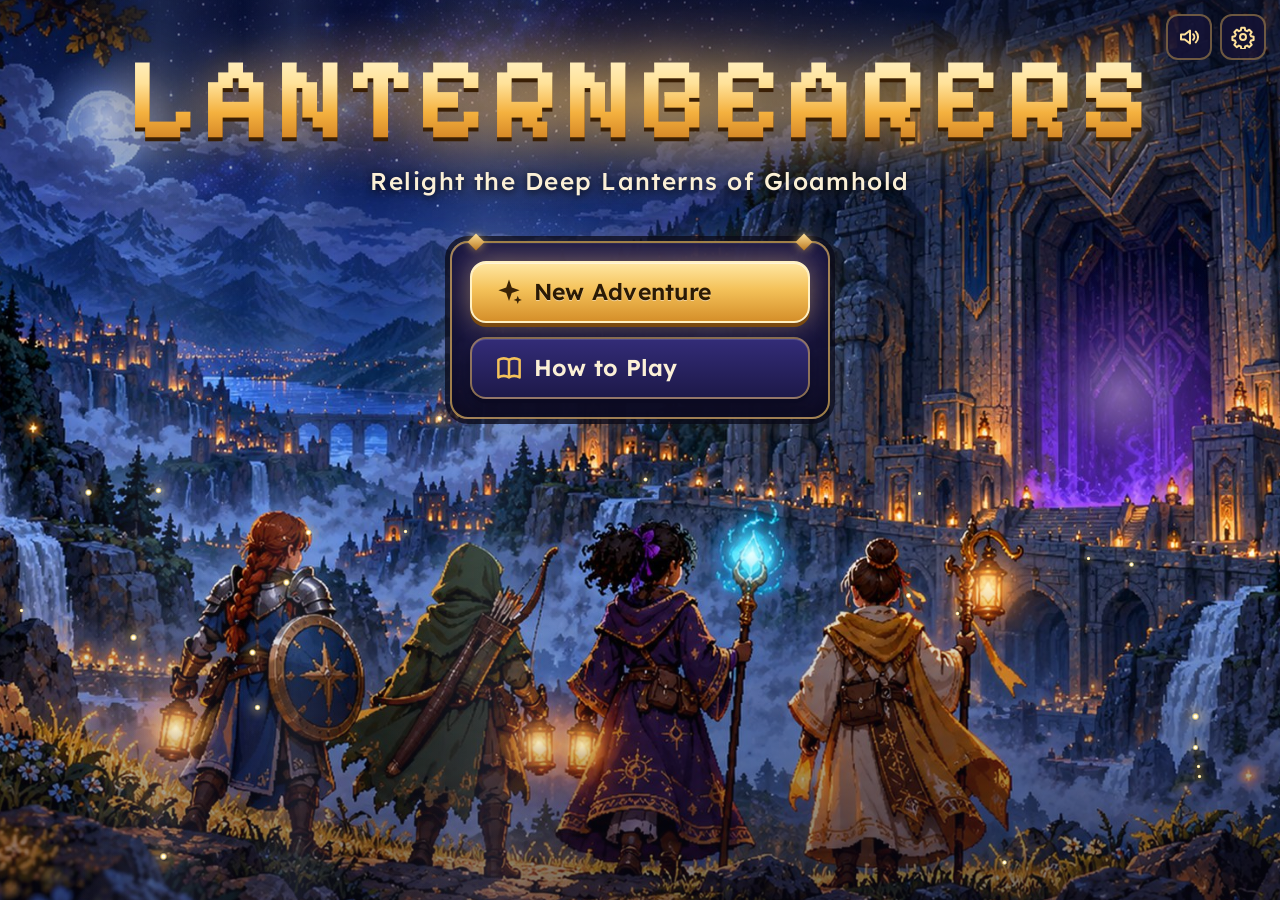
<file: index.html>
<!doctype html>
<html lang="en">
<head>
  <meta charset="utf-8">
  <meta name="viewport" content="width=device-width, initial-scale=1, viewport-fit=cover">
  <title>Lanternbearers</title>
  <meta name="description" content="A family co-op dungeon crawl: relight the Deep Lanterns of Gloamhold.">
  <meta name="theme-color" content="#0b0a1f">
  <link rel="preconnect" href="https://fonts.googleapis.com">
  <link rel="preconnect" href="https://fonts.gstatic.com" crossorigin>
  <link rel="stylesheet" href="https://fonts.googleapis.com/css2?family=Lexend:wght@400;500;600;700&family=Pixelify+Sans:wght@400;500;600;700&display=swap">
  <link rel="stylesheet" href="style.css">
</head>
<body>
  <div id="app" class="lb-app">
    <!-- The board fills the biggest 3:2 area; style.css places it, render.js draws it. -->
    <div id="board-wrap" class="lb-board-wrap">
      <canvas id="board" class="lb-board" aria-label="The dungeon room"></canvas>
    </div>
    <!-- Every screen, the HUD and the dice tray live in here (ui.js). -->
    <div id="ui-root" class="lb-ui-root"></div>
  </div>
  <noscript><p class="lb-noscript">Lanternbearers needs JavaScript turned on to play.</p></noscript>

  <!-- Classic scripts, in ARCHITECTURE.md order, so the game runs from file:// -->
  <script src="layout.js"></script>
  <script src="data.js"></script>
  <script src="art-manifest.js"></script>
  <script src="rules.js"></script>
  <script src="fx.js"></script>
  <script src="render.js"></script>
  <script src="dice.js"></script>
  <script src="audio.js"></script>
  <script src="ui.js"></script>
  <script src="main.js"></script>
</body>
</html>
</file>
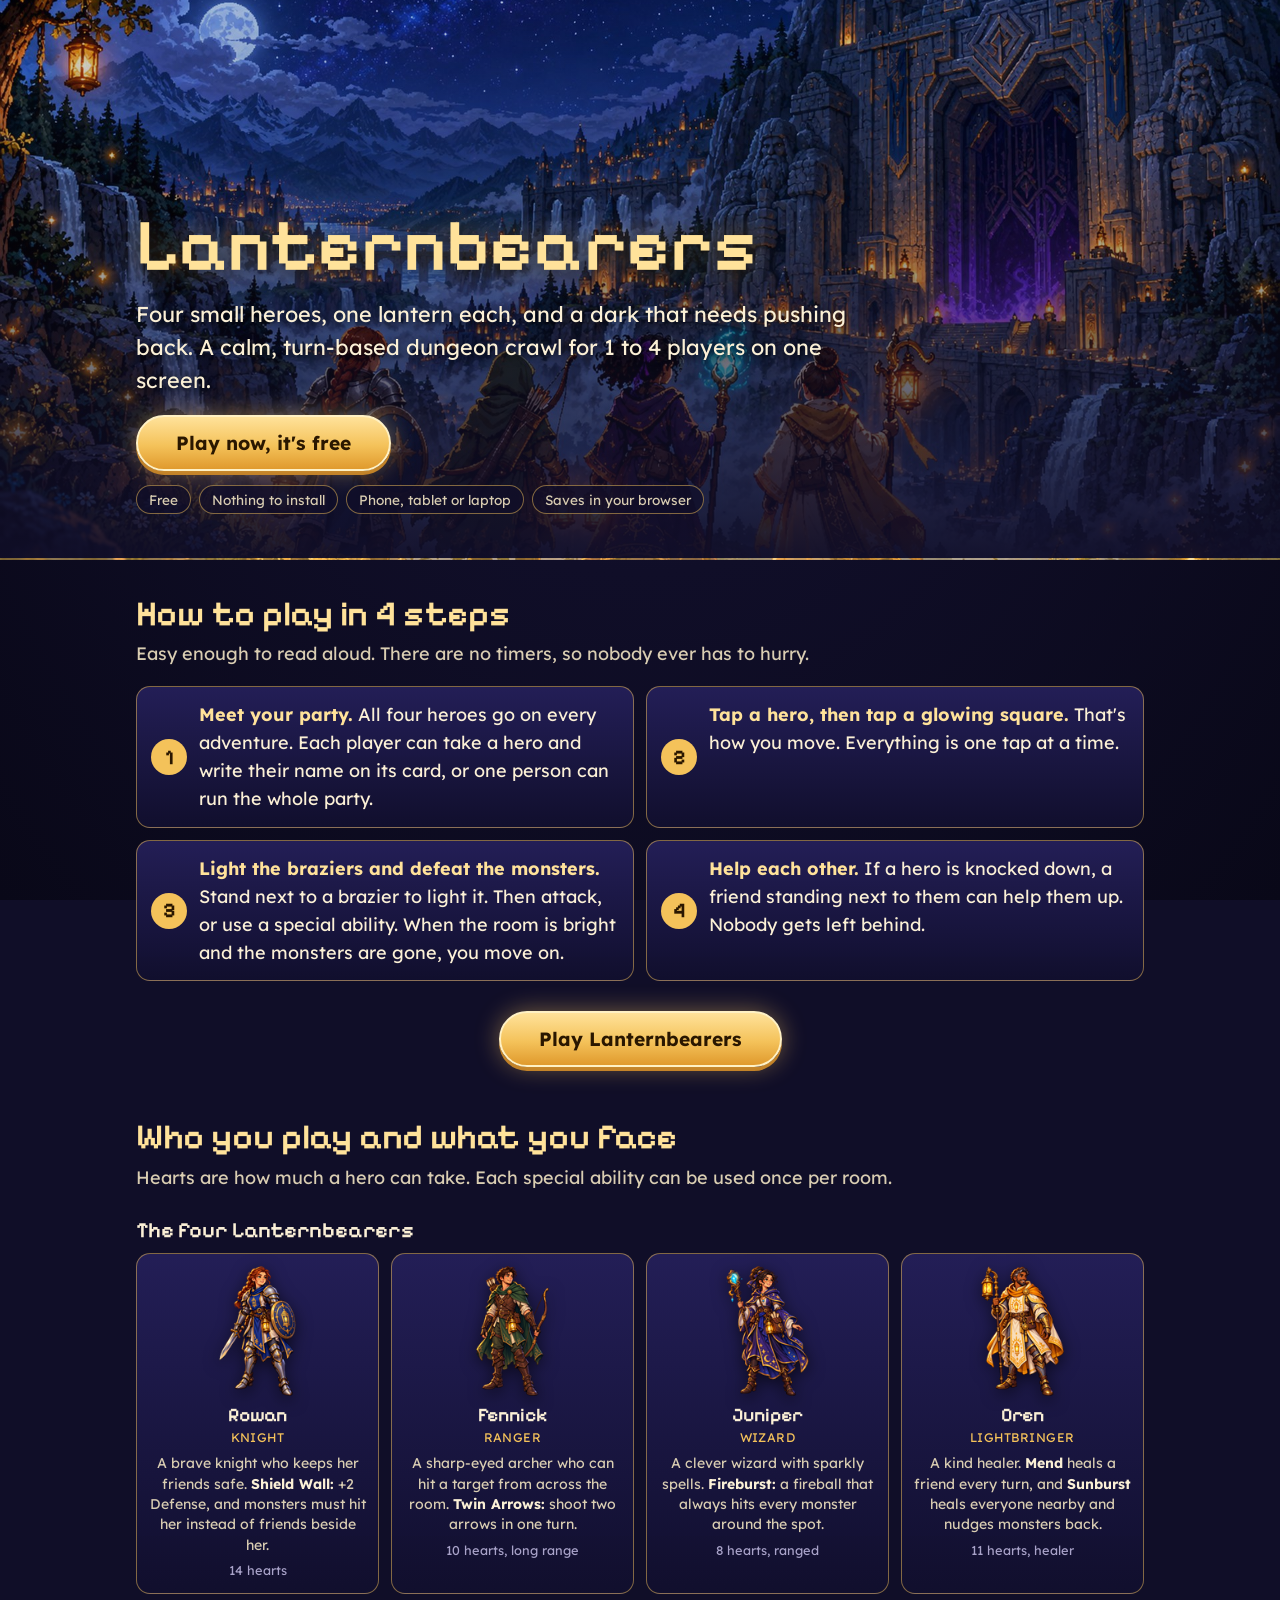
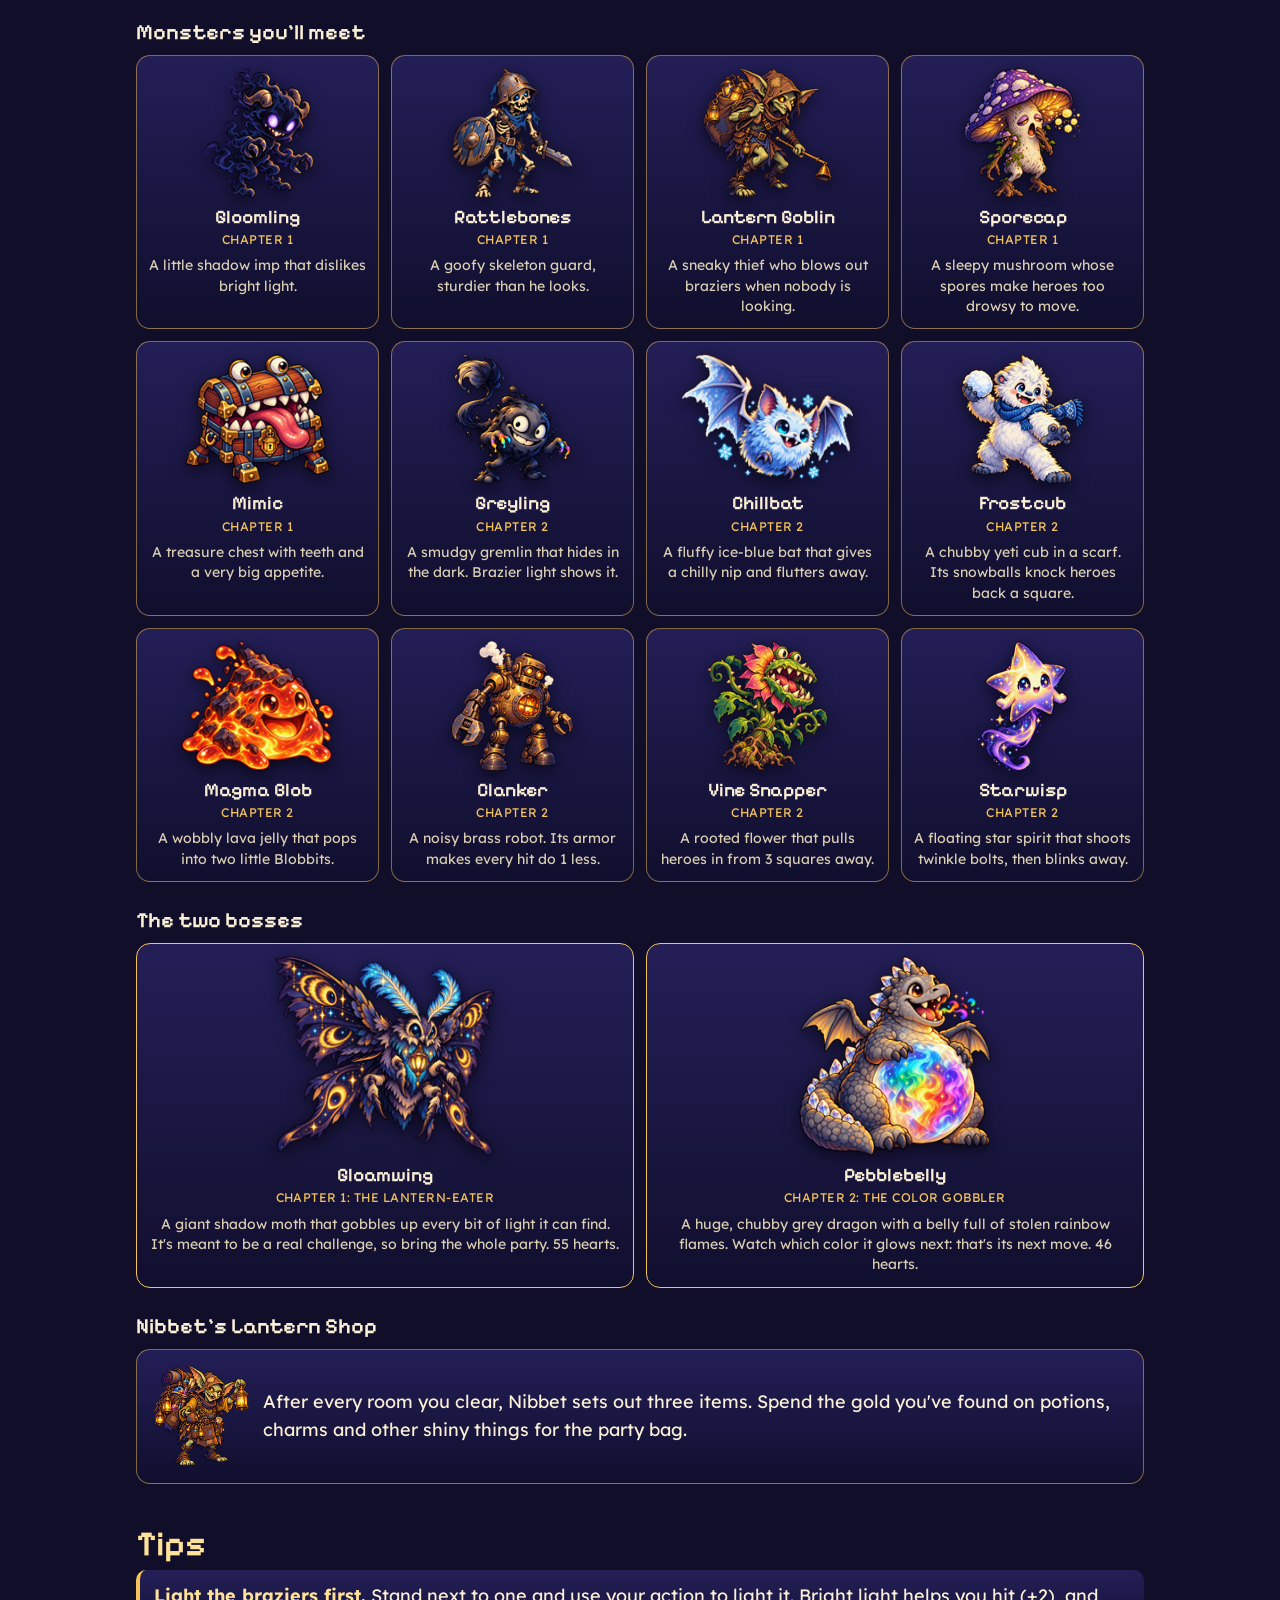
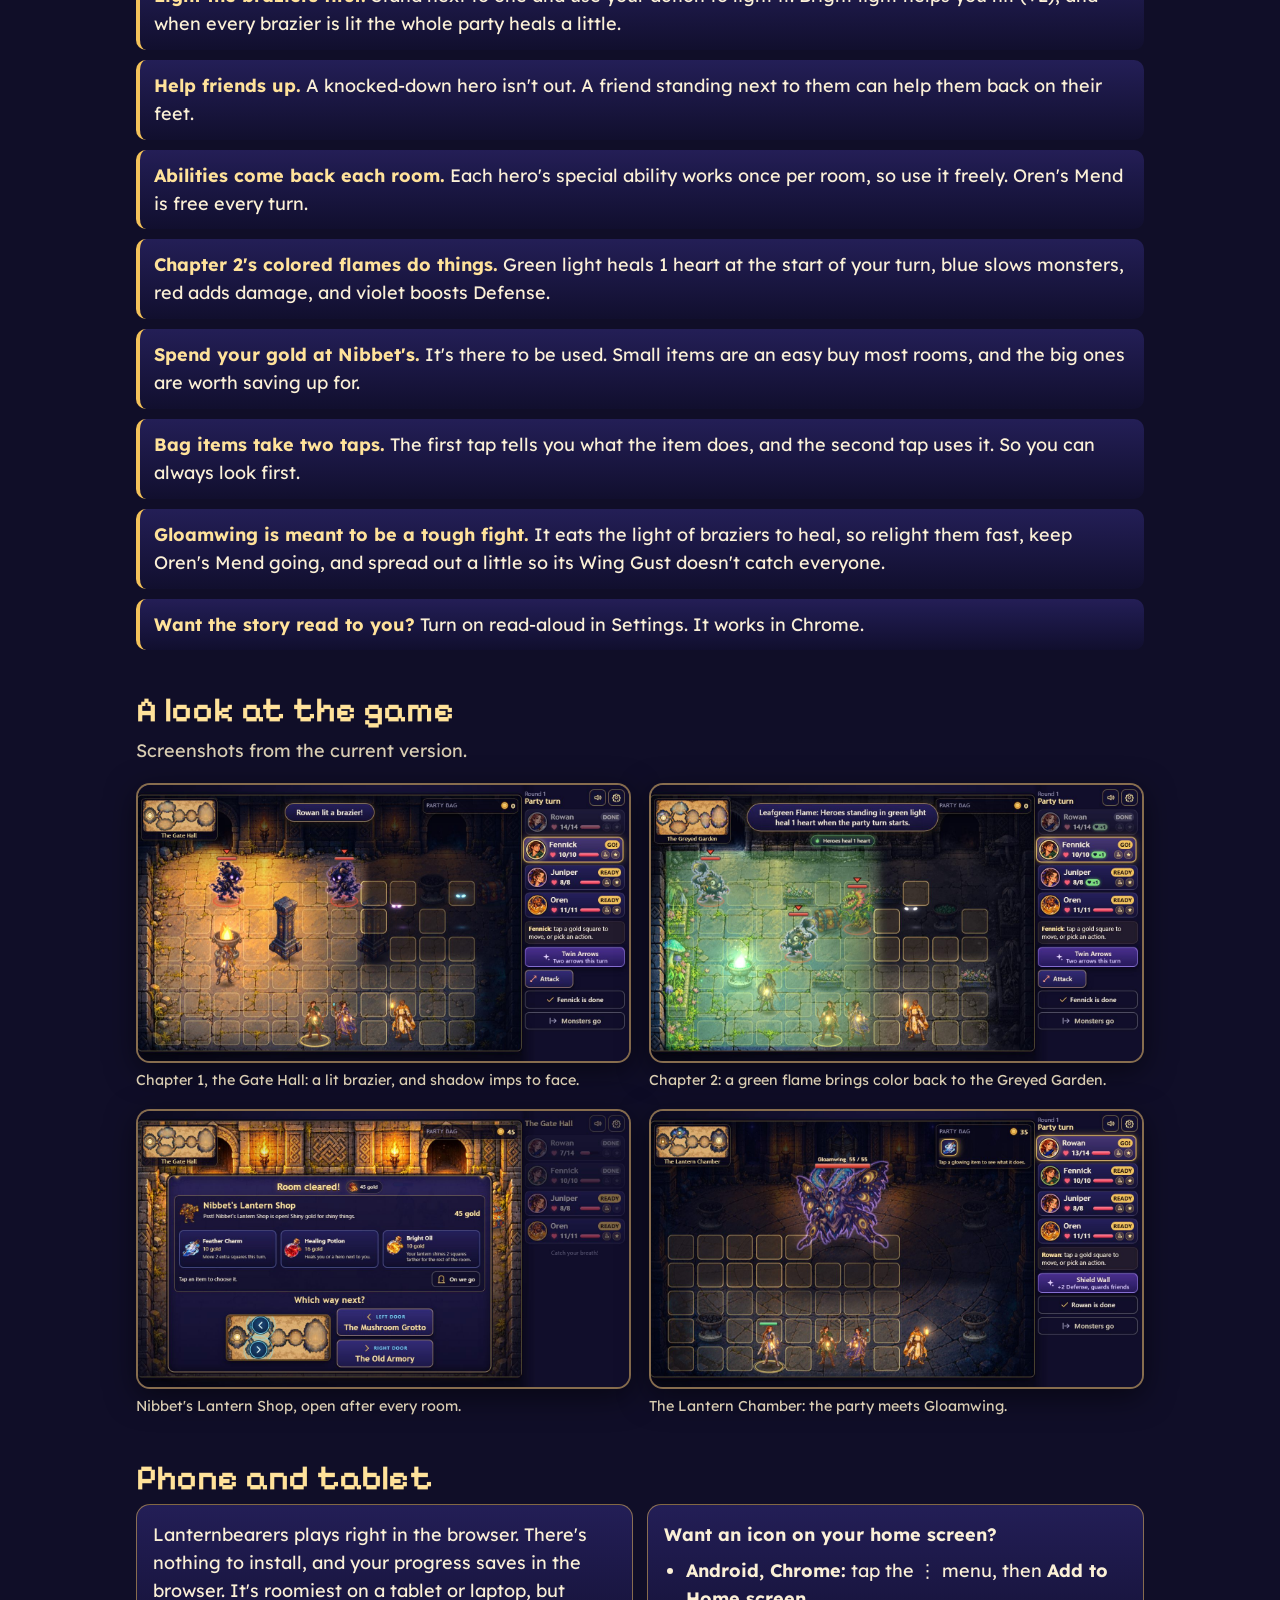
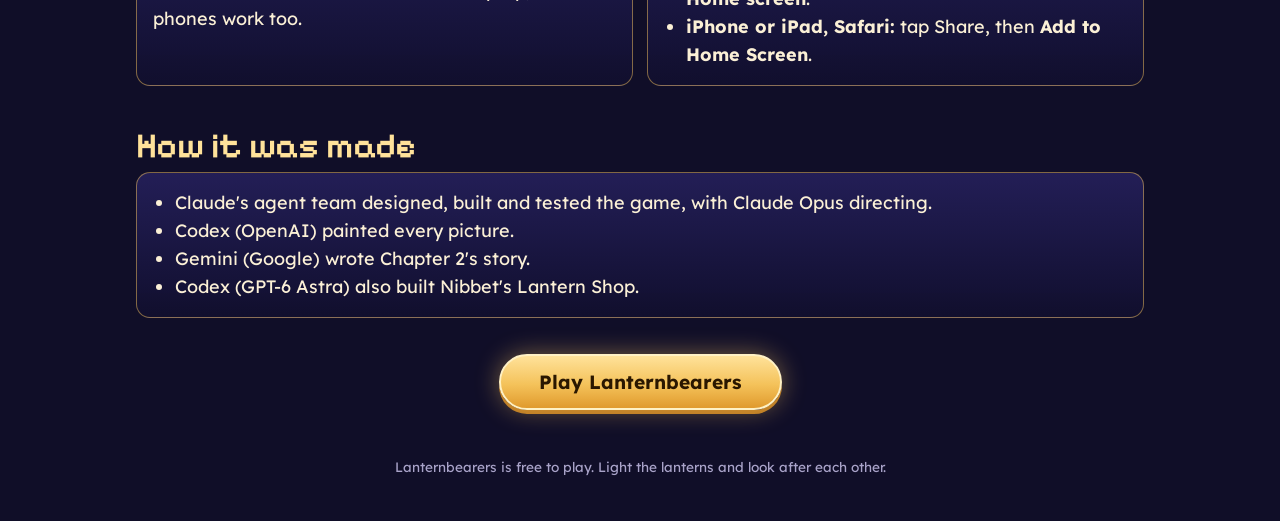
<file: guide.html>
<!doctype html>
<html lang="en">
<head>
<meta charset="utf-8">
<meta name="viewport" content="width=device-width, initial-scale=1">
<title>Lanternbearers Game Guide</title>
<meta name="description" content="A free, calm co-op dungeon crawl for 1 to 4 players on one screen. Light the braziers, push back the dark, and help each other up. Plays in your browser.">
<meta name="theme-color" content="#100e28">
<meta property="og:type" content="website">
<meta property="og:title" content="Lanternbearers: a free family co-op dungeon crawl">
<meta property="og:description" content="Four heroes, one lantern each, 1 to 4 players on one screen. Light the braziers, help friends up, and bring the colors back. Free in your browser.">
<meta property="og:image" content="https://itzapapalotl.github.io/lanternbearers-game/art/screen-title.jpg">
<meta property="og:url" content="https://itzapapalotl.github.io/lanternbearers-game/guide.html">
<meta name="twitter:card" content="summary_large_image">
<meta name="twitter:title" content="Lanternbearers: a free family co-op dungeon crawl">
<meta name="twitter:description" content="Four heroes, one lantern each, 1 to 4 players on one screen. Free in your browser.">
<meta name="twitter:image" content="https://itzapapalotl.github.io/lanternbearers-game/art/screen-title.jpg">
<link rel="preconnect" href="https://fonts.googleapis.com">
<link rel="preconnect" href="https://fonts.gstatic.com" crossorigin>
<link rel="stylesheet" href="https://fonts.googleapis.com/css2?family=Lexend:wght@400;500;600;700&family=Pixelify+Sans:wght@400;500;600;700&display=swap">
<style>
:root{
  --ink:#090818;--night:#100e28;--indigo:#1b1843;--indigo-2:#272260;--indigo-3:#3a3488;
  --gold:#f4c25a;--gold-2:#ffe29a;--gold-deep:#b9771f;--ember:#f08a3c;--cream:#fbf0d6;--cream-dim:#d9cdb2;
  --muted:#a9a3c9;--cyan:#74e4ff;--heart:#ff5d73;--green:#84e6a6;--violet:#a985ff;
  --font-head:'Pixelify Sans','Trebuchet MS','Segoe UI',system-ui,sans-serif;
  --font-body:'Lexend','Segoe UI',system-ui,-apple-system,sans-serif;
  --radius:14px;--edge:rgba(244,194,90,.5);
  --panel:linear-gradient(180deg,rgba(36,31,88,.97),rgba(17,15,46,.98));
}
*,*::before,*::after{box-sizing:border-box}
html{scroll-behavior:smooth}
body{margin:0;background:radial-gradient(ellipse at 50% 0%,#1d1a4a 0%,var(--night) 45%,var(--ink) 100%) fixed;background-color:var(--night);color:var(--cream);font:17px/1.55 var(--font-body);-webkit-font-smoothing:antialiased;overflow-x:hidden}
img{max-width:100%;display:block}
a{color:var(--gold-2)}
.wrap{max-width:1040px;margin:0 auto;padding:0 16px}
h1,h2,h3{font-family:var(--font-head);font-weight:600;line-height:1.15;margin:0;color:var(--gold-2)}
h2{font-size:clamp(1.6rem,5vw,2.2rem);margin-bottom:6px}
h3{font-size:1.2rem;color:var(--cream)}
section{padding:34px 0 6px}
.lede{color:var(--cream-dim);margin:0 0 18px}
.hero{position:relative;min-height:min(78vh,560px);display:flex;align-items:flex-end;background:#090818 url(art/screen-title.jpg) center/cover no-repeat;border-bottom:2px solid var(--edge)}
.hero::after{content:"";position:absolute;inset:0;background:linear-gradient(180deg,rgba(9,8,24,.15) 0%,rgba(9,8,24,.35) 45%,rgba(16,14,40,.96) 100%)}
.hero .wrap{position:relative;z-index:1;padding-bottom:26px;padding-top:120px;width:100%}
.hero h1{font-size:clamp(2.4rem,10vw,4.6rem);text-shadow:0 3px 18px rgba(0,0,0,.8),0 0 28px rgba(244,194,90,.4)}
.pitch{font-size:clamp(1.05rem,3.6vw,1.35rem);max-width:34em;margin:8px 0 18px;text-shadow:0 2px 10px rgba(0,0,0,.9)}
.btn{display:inline-block;font:700 1.2rem var(--font-body);text-decoration:none;color:#2a1700;background:linear-gradient(180deg,#ffe29a,#f4c25a 55%,#e09a2d);border:2px solid #fff1c4;border-radius:999px;padding:14px 38px;box-shadow:0 0 24px rgba(244,194,90,.45),0 4px 0 var(--gold-deep);transition:transform .12s}
.btn:hover,.btn:focus-visible{transform:translateY(-2px)}
.btn:active{transform:translateY(2px)}
.badges{display:flex;flex-wrap:wrap;gap:8px;margin-top:14px;padding:0;list-style:none}
.badges li{font-size:.85rem;background:rgba(16,14,40,.75);border:1px solid var(--edge);border-radius:999px;padding:3px 12px;color:var(--cream-dim)}
.cta{text-align:center;padding:30px 0 10px}
.steps{counter-reset:s;list-style:none;margin:0;padding:0;display:grid;gap:12px}
.steps li{counter-increment:s;position:relative;background:var(--panel);border:1px solid var(--edge);border-radius:var(--radius);padding:14px 16px 14px 62px}
.steps li::before{content:counter(s);position:absolute;left:14px;top:50%;transform:translateY(-50%);width:36px;height:36px;border-radius:50%;background:var(--gold);color:#2a1700;font:700 1.3rem var(--font-head);display:grid;place-items:center}
.steps b{color:var(--gold-2)}
.grid{display:grid;gap:12px;grid-template-columns:repeat(2,minmax(0,1fr))}
.grid.big{grid-template-columns:1fr}
.card{background:var(--panel);border:1px solid var(--edge);border-radius:var(--radius);padding:12px;display:flex;flex-direction:column;align-items:center;text-align:center;min-width:0}
.card img{height:112px;width:auto;object-fit:contain;margin-bottom:8px;filter:drop-shadow(0 4px 8px rgba(0,0,0,.6))}
.card .role{font-size:.78rem;color:var(--gold);letter-spacing:.04em;text-transform:uppercase;margin:2px 0 6px}
.card p{margin:0;font-size:.88rem;line-height:1.45;color:var(--cream-dim)}
.card p b{color:var(--cream)}
.stats{font-size:.8rem;color:var(--muted);margin-top:6px}
.card.boss{border-color:var(--gold)}
.card.boss img{height:170px}
.sub{margin:26px 0 10px;font-size:1.35rem}
.tips{margin:0;padding:0;list-style:none;display:grid;gap:10px}
.tips li{background:var(--panel);border-left:4px solid var(--gold);border-radius:10px;padding:12px 14px}
.tips b{color:var(--gold-2)}
.shots{display:grid;gap:18px}
figure{margin:0}
figure img{width:100%;height:auto;border-radius:var(--radius);border:2px solid var(--edge);box-shadow:0 8px 30px rgba(0,0,0,.5);background:var(--indigo)}
figcaption{font-size:.9rem;color:var(--cream-dim);margin-top:6px}
.panel{background:var(--panel);border:1px solid var(--edge);border-radius:var(--radius);padding:16px}
.panel ul{margin:8px 0 0;padding-left:1.2em}
.shop{display:flex;gap:14px;align-items:center}
.shop img{width:96px;height:auto;flex:none}
.shop p{margin:0}
.two{display:grid;gap:14px}
footer{padding:36px 0 44px;text-align:center;color:var(--muted);font-size:.85rem}
@media (min-width:640px){
  .grid{grid-template-columns:repeat(3,minmax(0,1fr))}
  .grid.big{grid-template-columns:repeat(2,minmax(0,1fr))}
  .shots{grid-template-columns:repeat(2,1fr)}
  .two{grid-template-columns:1fr 1fr}
}
@media (min-width:900px){
  body{font-size:18px}
  .grid.heroes,.grid.mons{grid-template-columns:repeat(4,minmax(0,1fr))}
  .steps{grid-template-columns:1fr 1fr}
  .card img{height:130px}
  .card.boss img{height:200px}
}
@media (prefers-reduced-motion:reduce){html{scroll-behavior:auto}.btn{transition:none}}
</style>
</head>
<body>

<header class="hero">
  <div class="wrap">
    <h1>Lanternbearers</h1>
    <p class="pitch">Four small heroes, one lantern each, and a dark that needs pushing back. A calm, turn-based dungeon crawl for 1 to 4 players on one screen.</p>
    <a class="btn" href="./">Play now, it's free</a>
    <ul class="badges"><li>Free</li><li>Nothing to install</li><li>Phone, tablet or laptop</li><li>Saves in your browser</li></ul>
  </div>
</header>

<main class="wrap">

<section id="how">
  <h2>How to play in 4 steps</h2>
  <p class="lede">Easy enough to read aloud. There are no timers, so nobody ever has to hurry.</p>
  <ol class="steps">
    <li><b>Meet your party.</b> All four heroes go on every adventure. Each player can take a hero and write their name on its card, or one person can run the whole party.</li>
    <li><b>Tap a hero, then tap a glowing square.</b> That's how you move. Everything is one tap at a time.</li>
    <li><b>Light the braziers and defeat the monsters.</b> Stand next to a brazier to light it. Then attack, or use a special ability. When the room is bright and the monsters are gone, you move on.</li>
    <li><b>Help each other.</b> If a hero is knocked down, a friend standing next to them can help them up. Nobody gets left behind.</li>
  </ol>
  <div class="cta"><a class="btn" href="./">Play Lanternbearers</a></div>
</section>

<section id="cast">
  <h2>Who you play and what you face</h2>
  <p class="lede">Hearts are how much a hero can take. Each special ability can be used once per room.</p>

  <h3 class="sub">The four Lanternbearers</h3>
  <div class="grid heroes">
    <article class="card"><img loading="lazy" src="guide/hero-knight.png" alt="Rowan the Knight in blue armor holding a big shield" width="160" height="160"><h3>Rowan</h3><div class="role">Knight</div><p>A brave knight who keeps her friends safe. <b>Shield Wall:</b> +2 Defense, and monsters must hit her instead of friends beside her.</p><div class="stats">14 hearts</div></article>
    <article class="card"><img loading="lazy" src="guide/hero-ranger.png" alt="Fennick the Ranger in green with a bow" width="160" height="160"><h3>Fennick</h3><div class="role">Ranger</div><p>A sharp-eyed archer who can hit a target from across the room. <b>Twin Arrows:</b> shoot two arrows in one turn.</p><div class="stats">10 hearts, long range</div></article>
    <article class="card"><img loading="lazy" src="guide/hero-wizard.png" alt="Juniper the Wizard in purple robes holding a glowing staff" width="160" height="160"><h3>Juniper</h3><div class="role">Wizard</div><p>A clever wizard with sparkly spells. <b>Fireburst:</b> a fireball that always hits every monster around the spot.</p><div class="stats">8 hearts, ranged</div></article>
    <article class="card"><img loading="lazy" src="guide/hero-lightbringer.png" alt="Oren the Lightbringer in gold and white robes with a lantern staff" width="160" height="160"><h3>Oren</h3><div class="role">Lightbringer</div><p>A kind healer. <b>Mend</b> heals a friend every turn, and <b>Sunburst</b> heals everyone nearby and nudges monsters back.</p><div class="stats">11 hearts, healer</div></article>
  </div>

  <h3 class="sub">Monsters you'll meet</h3>
  <div class="grid mons">
    <article class="card"><img loading="lazy" src="guide/monster-gloomling.png" alt="A Gloomling, a little shadow imp" width="160" height="160"><h3>Gloomling</h3><div class="role">Chapter 1</div><p>A little shadow imp that dislikes bright light.</p></article>
    <article class="card"><img loading="lazy" src="guide/monster-rattlebones.png" alt="Rattlebones, a goofy skeleton guard" width="160" height="160"><h3>Rattlebones</h3><div class="role">Chapter 1</div><p>A goofy skeleton guard, sturdier than he looks.</p></article>
    <article class="card"><img loading="lazy" src="guide/monster-goblin.png" alt="A Lantern Goblin, a sneaky thief" width="160" height="160"><h3>Lantern Goblin</h3><div class="role">Chapter 1</div><p>A sneaky thief who blows out braziers when nobody is looking.</p></article>
    <article class="card"><img loading="lazy" src="guide/monster-sporecap.png" alt="A Sporecap, a walking mushroom" width="160" height="160"><h3>Sporecap</h3><div class="role">Chapter 1</div><p>A sleepy mushroom whose spores make heroes too drowsy to move.</p></article>
    <article class="card"><img loading="lazy" src="guide/monster-mimic.png" alt="A Mimic, a treasure chest with teeth" width="160" height="160"><h3>Mimic</h3><div class="role">Chapter 1</div><p>A treasure chest with teeth and a very big appetite.</p></article>
    <article class="card"><img loading="lazy" src="guide/monster-greyling.png" alt="A Greyling, a smudgy grey ink-blob gremlin" width="160" height="160"><h3>Greyling</h3><div class="role">Chapter 2</div><p>A smudgy gremlin that hides in the dark. Brazier light shows it.</p></article>
    <article class="card"><img loading="lazy" src="guide/monster-chillbat.png" alt="A Chillbat, a round fluffy ice-blue bat" width="160" height="160"><h3>Chillbat</h3><div class="role">Chapter 2</div><p>A fluffy ice-blue bat that gives a chilly nip and flutters away.</p></article>
    <article class="card"><img loading="lazy" src="guide/monster-frostcub.png" alt="A Frostcub, a chubby yeti cub in a scarf" width="160" height="160"><h3>Frostcub</h3><div class="role">Chapter 2</div><p>A chubby yeti cub in a scarf. Its snowballs knock heroes back a square.</p></article>
    <article class="card"><img loading="lazy" src="guide/monster-magma-blob.png" alt="A Magma Blob, a wobbly orange jelly" width="160" height="160"><h3>Magma Blob</h3><div class="role">Chapter 2</div><p>A wobbly lava jelly that pops into two little Blobbits.</p></article>
    <article class="card"><img loading="lazy" src="guide/monster-clanker.png" alt="A Clanker, a noisy brass forge robot" width="160" height="160"><h3>Clanker</h3><div class="role">Chapter 2</div><p>A noisy brass robot. Its armor makes every hit do 1 less.</p></article>
    <article class="card"><img loading="lazy" src="guide/monster-vine-snapper.png" alt="A Vine Snapper, a big rooted flower with a mouth" width="160" height="160"><h3>Vine Snapper</h3><div class="role">Chapter 2</div><p>A rooted flower that pulls heroes in from 3 squares away.</p></article>
    <article class="card"><img loading="lazy" src="guide/monster-starwisp.png" alt="A Starwisp, a floating star spirit" width="160" height="160"><h3>Starwisp</h3><div class="role">Chapter 2</div><p>A floating star spirit that shoots twinkle bolts, then blinks away.</p></article>
  </div>

  <h3 class="sub">The two bosses</h3>
  <div class="grid big">
    <article class="card boss"><img loading="lazy" src="guide/boss-gloamwing.png" alt="Gloamwing, a giant shadow moth with starry wings" width="224" height="224"><h3>Gloamwing</h3><div class="role">Chapter 1: The Lantern-Eater</div><p>A giant shadow moth that gobbles up every bit of light it can find. It's meant to be a real challenge, so bring the whole party. 55 hearts.</p></article>
    <article class="card boss"><img loading="lazy" src="guide/boss-color-dragon.png" alt="Pebblebelly, a chubby grey dragon with a rainbow belly" width="224" height="224"><h3>Pebblebelly</h3><div class="role">Chapter 2: The Color Gobbler</div><p>A huge, chubby grey dragon with a belly full of stolen rainbow flames. Watch which color it glows next: that's its next move. 46 hearts.</p></article>
  </div>

  <h3 class="sub">Nibbet's Lantern Shop</h3>
  <div class="panel shop">
    <img loading="lazy" src="guide/npc-shopkeeper.png" alt="Nibbet, the little shopkeeper" width="160" height="160">
    <p>After every room you clear, Nibbet sets out three items. Spend the gold you've found on potions, charms and other shiny things for the party bag.</p>
  </div>
</section>

<section id="tips">
  <h2>Tips</h2>
  <ul class="tips">
    <li><b>Light the braziers first.</b> Stand next to one and use your action to light it. Bright light helps you hit (+2), and when every brazier is lit the whole party heals a little.</li>
    <li><b>Help friends up.</b> A knocked-down hero isn't out. A friend standing next to them can help them back on their feet.</li>
    <li><b>Abilities come back each room.</b> Each hero's special ability works once per room, so use it freely. Oren's Mend is free every turn.</li>
    <li><b>Chapter 2's colored flames do things.</b> Green light heals 1 heart at the start of your turn, blue slows monsters, red adds damage, and violet boosts Defense.</li>
    <li><b>Spend your gold at Nibbet's.</b> It's there to be used. Small items are an easy buy most rooms, and the big ones are worth saving up for.</li>
    <li><b>Bag items take two taps.</b> The first tap tells you what the item does, and the second tap uses it. So you can always look first.</li>
    <li><b>Gloamwing is meant to be a tough fight.</b> It eats the light of braziers to heal, so relight them fast, keep Oren's Mend going, and spread out a little so its Wing Gust doesn't catch everyone.</li>
    <li><b>Want the story read to you?</b> Turn on read-aloud in Settings. It works in Chrome.</li>
  </ul>
</section>

<section id="shots">
  <h2>A look at the game</h2>
  <p class="lede">Screenshots from the current version.</p>
  <div class="shots">
    <figure><img loading="lazy" src="guide/shot-fight.jpg" alt="Chapter 1: a lit brazier in the Gate Hall while the party faces two Gloomlings" width="1366" height="768"><figcaption>Chapter 1, the Gate Hall: a lit brazier, and shadow imps to face.</figcaption></figure>
    <figure><img loading="lazy" src="guide/shot-color.jpg" alt="Chapter 2: a green flame fills the Greyed Garden with color and light" width="1366" height="768"><figcaption>Chapter 2: a green flame brings color back to the Greyed Garden.</figcaption></figure>
    <figure><img loading="lazy" src="guide/shot-shop.jpg" alt="Nibbet's Lantern Shop showing three items for sale after clearing a room" width="1366" height="768"><figcaption>Nibbet's Lantern Shop, open after every room.</figcaption></figure>
    <figure><img loading="lazy" src="guide/shot-boss.jpg" alt="The party faces Gloamwing, a giant shadow moth, in the Lantern Chamber" width="1366" height="768"><figcaption>The Lantern Chamber: the party meets Gloamwing.</figcaption></figure>
  </div>
</section>

<section id="devices">
  <h2>Phone and tablet</h2>
  <div class="two">
    <div class="panel">
      <p style="margin:0">Lanternbearers plays right in the browser. There's nothing to install, and your progress saves in the browser. It's roomiest on a tablet or laptop, but phones work too.</p>
    </div>
    <div class="panel">
      <b>Want an icon on your home screen?</b>
      <ul>
        <li><b>Android, Chrome:</b> tap the &#8942; menu, then <b>Add to Home screen</b>.</li>
        <li><b>iPhone or iPad, Safari:</b> tap Share, then <b>Add to Home Screen</b>.</li>
      </ul>
    </div>
  </div>
</section>

<section id="made">
  <h2>How it was made</h2>
  <div class="panel">
    <ul style="margin:0">
      <li>Claude's agent team designed, built and tested the game, with Claude Opus directing.</li>
      <li>Codex (OpenAI) painted every picture.</li>
      <li>Gemini (Google) wrote Chapter 2's story.</li>
      <li>Codex (GPT-6 Astra) also built Nibbet's Lantern Shop.</li>
    </ul>
  </div>
</section>

<div class="cta"><a class="btn" href="./">Play Lanternbearers</a></div>
</main>

<footer><div class="wrap">Lanternbearers is free to play. Light the lanterns and look after each other.</div></footer>
</body>
</html>
</file>
<file: style.css>
/* Lanternbearers: screens, HUD and dice tray.
   Deep indigo and midnight panels, lantern-gold trim, parchment-cream text.
   The board's place on screen is computed here in CSS, so canvas and HUD always agree. */

:root {
  --ink: #090818;
  --night: #100e28;
  --indigo: #1b1843;
  --indigo-2: #272260;
  --indigo-3: #3a3488;
  --slate: #48508f;
  --gold: #f4c25a;
  --gold-2: #ffe29a;
  --gold-deep: #b9771f;
  --ember: #f08a3c;
  --cream: #fbf0d6;
  --cream-dim: #d9cdb2;
  --muted: #a9a3c9;
  --cyan: #74e4ff;
  --heart: #ff5d73;
  --heart-deep: #b8243d;
  --green: #84e6a6;
  --violet: #a985ff;
  --font-head: 'Pixelify Sans', 'Trebuchet MS', 'Segoe UI', system-ui, sans-serif;
  --font-body: 'Lexend', 'Segoe UI', system-ui, -apple-system, sans-serif;
  --radius: 14px;
  --panel-bg: linear-gradient(180deg, rgba(36, 31, 88, 0.97), rgba(17, 15, 46, 0.98));
  --panel-edge: rgba(244, 194, 90, 0.62);
  --glow: 0 0 22px rgba(244, 194, 90, 0.28);

  /* Wide screens: the HUD is a column on the right. */
  --side: clamp(300px, calc(100vw - 150vh), 440px);
  --dock: 0px;
  --boss-strip: 0px;
  --bw: min(calc(100vw - var(--side)), calc((100vh - var(--boss-strip)) * 1.5));
  --bh: calc(var(--bw) / 1.5);
  --bx: calc((100vw - var(--side) - var(--bw)) / 2);
  --by: calc(var(--boss-strip) + (100vh - var(--boss-strip) - var(--bh)) / 2);
}

/* Squarer screens (a 4:3 tablet): the HUD docks along the bottom instead. */
@media (max-aspect-ratio: 155/100) {
  :root {
    --side: 0px;
    --dock: clamp(160px, calc(100vh - 66.667vw), 260px);
    --bw: min(100vw, calc((100vh - var(--dock) - var(--boss-strip)) * 1.5));
    --bh: calc(var(--bw) / 1.5);
    --bx: calc((100vw - var(--bw)) / 2);
    --by: calc(var(--boss-strip) + (100vh - var(--dock) - var(--boss-strip) - var(--bh)) / 2);
  }
}

*, *::before, *::after { box-sizing: border-box; }

html, body {
  margin: 0;
  height: 100%;
  overflow: hidden;
  background: radial-gradient(ellipse at 50% 30%, #1d1a4a 0%, var(--night) 55%, var(--ink) 100%);
  color: var(--cream);
  font-family: var(--font-body);
  font-size: 18px;
  line-height: 1.4;
  -webkit-font-smoothing: antialiased;
  -webkit-tap-highlight-color: transparent;
  user-select: none;
}

button, input { font: inherit; color: inherit; }
img { -webkit-user-drag: none; }
[hidden] { display: none !important; }

.lb-noscript { padding: 40px; font-size: 22px; text-align: center; }

/* ---------- The board ---------- */
.lb-board-wrap {
  position: fixed;
  left: var(--bx);
  top: var(--by);
  width: var(--bw);
  height: var(--bh);
  border-radius: 10px;
  overflow: hidden;
  background: radial-gradient(ellipse at 50% 60%, #221d4d, #0c0b20 75%);
  box-shadow: 0 0 0 2px rgba(244, 194, 90, 0.35), 0 0 0 6px rgba(9, 8, 24, 0.9), 0 18px 50px rgba(0, 0, 0, 0.6);
}
.lb-board { display: block; width: 100%; height: 100%; touch-action: manipulation; }
.lb-shake .lb-board-wrap { animation: lb-shake 0.42s ease-out; }

/* ---------- The UI layer ---------- */
.lb-ui-root {
  position: fixed;
  inset: 0;
  z-index: 10;
  pointer-events: none;
}
.lb-ui-root button, .lb-ui-root input, .lb-ui-root a,
.lb-side, .lb-map, .lb-screen, .lb-over, .lb-modal { pointer-events: auto; }

.lb-sr { position: absolute; width: 1px; height: 1px; overflow: hidden; clip: rect(0 0 0 0); white-space: nowrap; }

.lb-ico { width: 24px; height: 24px; flex: none; fill: none; stroke: currentColor; stroke-width: 2; stroke-linecap: round; stroke-linejoin: round; }
.lb-ico.fill { fill: currentColor; stroke: none; }

/* ---------- Buttons ---------- */
.lb-btn {
  display: inline-flex;
  align-items: center;
  justify-content: center;
  gap: 10px;
  min-height: 48px;
  padding: 9px 18px;
  border-radius: 12px;
  border: 2px solid rgba(244, 194, 90, 0.5);
  background: linear-gradient(180deg, #332c78, #1d1949);
  color: var(--cream);
  font-family: var(--font-body);
  font-weight: 600;
  font-size: 19px;
  line-height: 1.15;
  letter-spacing: 0.01em;
  cursor: pointer;
  box-shadow: inset 0 1px 0 rgba(255, 255, 255, 0.14), 0 4px 0 #0b0a22, 0 8px 18px rgba(0, 0, 0, 0.35);
  transition: transform 0.12s ease, box-shadow 0.15s ease, border-color 0.15s ease, background 0.15s ease, opacity 0.2s;
  text-align: left;
}
.lb-btn .lb-ico { width: 26px; height: 26px; color: var(--gold); }
.lb-btn:hover { border-color: var(--gold); box-shadow: inset 0 1px 0 rgba(255, 255, 255, 0.18), 0 4px 0 #0b0a22, 0 0 20px rgba(244, 194, 90, 0.35); }
.lb-btn:active { transform: translateY(3px); box-shadow: inset 0 1px 0 rgba(255, 255, 255, 0.1), 0 1px 0 #0b0a22; }
.lb-btn:focus-visible { outline: 3px solid var(--cyan); outline-offset: 3px; }
.lb-btn[disabled] { opacity: 0.45; cursor: default; filter: saturate(0.5); }

.lb-btn-gold {
  background: linear-gradient(180deg, #ffe7a3 0%, #f4c25a 45%, #d58f2a 100%);
  border-color: #fff1c4;
  color: #2a1a05;
  text-shadow: 0 1px 0 rgba(255, 255, 255, 0.45);
  box-shadow: inset 0 1px 0 rgba(255, 255, 255, 0.6), 0 4px 0 #7a4a10, 0 0 26px rgba(244, 194, 90, 0.45);
}
.lb-btn-gold .lb-ico { color: #3a2306; }
.lb-btn-gold:hover { box-shadow: inset 0 1px 0 rgba(255, 255, 255, 0.6), 0 4px 0 #7a4a10, 0 0 34px rgba(255, 214, 120, 0.7); }
.lb-btn-gold:active { box-shadow: inset 0 1px 0 rgba(255, 255, 255, 0.5), 0 1px 0 #7a4a10; }

.lb-btn-big { min-height: 62px; padding: 12px 28px; font-size: 23px; border-radius: 16px; }
.lb-btn-big .lb-ico { width: 30px; height: 30px; }
.lb-btn-ghost { background: rgba(16, 14, 42, 0.55); border-color: rgba(251, 240, 214, 0.28); box-shadow: none; }
.lb-btn-ghost:active { box-shadow: none; }

.lb-icon-btn {
  display: inline-grid;
  place-items: center;
  width: 46px;
  height: 46px;
  border-radius: 12px;
  border: 2px solid rgba(244, 194, 90, 0.4);
  background: rgba(20, 18, 52, 0.85);
  color: var(--gold-2);
  cursor: pointer;
  transition: border-color 0.15s, box-shadow 0.15s, transform 0.12s;
}
.lb-icon-btn:hover { border-color: var(--gold); box-shadow: var(--glow); }
.lb-icon-btn:active { transform: translateY(2px); }
.lb-icon-btn:focus-visible { outline: 3px solid var(--cyan); outline-offset: 2px; }
.lb-icon-btn.is-off { color: var(--muted); border-color: rgba(169, 163, 201, 0.4); }

.lb-speak {
  display: inline-flex;
  align-items: center;
  gap: 8px;
  min-height: 46px;
  padding: 6px 14px 6px 10px;
  border-radius: 999px;
  border: 2px solid rgba(116, 228, 255, 0.5);
  background: rgba(16, 30, 60, 0.75);
  color: #dff8ff;
  font-weight: 600;
  font-size: 17px;
  cursor: pointer;
}
.lb-speak .lb-ico { color: var(--cyan); }
.lb-speak:hover { border-color: var(--cyan); box-shadow: 0 0 18px rgba(116, 228, 255, 0.35); }
.lb-speak.is-speaking .lb-ico { animation: lb-pulse 1s ease-in-out infinite; }

/* ---------- Panels ---------- */
.lb-panel {
  position: relative;
  background: var(--panel-bg);
  border: 2px solid var(--panel-edge);
  border-radius: 18px;
  box-shadow: 0 0 0 5px rgba(9, 8, 24, 0.75), 0 0 40px rgba(244, 194, 90, 0.16), inset 0 0 30px rgba(0, 0, 0, 0.45), inset 0 1px 0 rgba(255, 255, 255, 0.08);
}
/* Small gold diamonds on the corners, like lantern rivets. */
.lb-panel::before, .lb-panel::after {
  content: '';
  position: absolute;
  top: -7px;
  width: 12px;
  height: 12px;
  background: linear-gradient(135deg, var(--gold-2), var(--gold-deep));
  transform: rotate(45deg);
  box-shadow: 0 0 10px rgba(244, 194, 90, 0.7);
}
.lb-panel::before { left: 18px; }
.lb-panel::after { right: 18px; }

.lb-h1, .lb-h2, .lb-h3 { font-family: var(--font-head); font-weight: 600; margin: 0; letter-spacing: 0.02em; }
.lb-h1 { font-size: 44px; color: var(--gold-2); text-shadow: 0 2px 0 #4b2b06, 0 0 24px rgba(244, 194, 90, 0.55); }
.lb-h2 { font-size: 32px; color: var(--gold-2); text-shadow: 0 2px 0 #3d2405, 0 0 18px rgba(244, 194, 90, 0.45); }
.lb-h3 { font-size: 24px; color: var(--gold-2); }
.lb-p { margin: 0; font-size: 20px; color: var(--cream); }
.lb-small { font-size: 16px; color: var(--cream-dim); }
.lb-rule {
  height: 2px;
  border: 0;
  margin: 12px auto;
  width: 70%;
  background: linear-gradient(90deg, transparent, rgba(244, 194, 90, 0.75), transparent);
}

/* ---------- HUD: the side column (wide) or bottom dock (4:3) ---------- */
.lb-hud { position: fixed; inset: 0; pointer-events: none; }
.lb-side {
  position: fixed;
  top: 0;
  right: 0;
  bottom: 0;
  width: var(--side);
  display: flex;
  flex-direction: column;
  gap: 10px;
  padding: 12px 12px 12px 10px;
  overflow-y: auto;
  scrollbar-width: thin;
  background: linear-gradient(90deg, rgba(9, 8, 24, 0) 0, rgba(13, 11, 34, 0.85) 10px, #100e2a 40px);
}
.lb-side-head { display: flex; align-items: center; gap: 8px; min-height: 46px; }
.lb-roomname { flex: 1; min-width: 0; line-height: 1.1; }
.lb-roomname b { display: block; font-family: var(--font-head); font-weight: 600; font-size: 21px; color: var(--gold-2); white-space: nowrap; overflow: hidden; text-overflow: ellipsis; }
.lb-side.is-monsters .lb-roomname b { color: #cdb6ff; }
.lb-roomname.is-room b { white-space: normal; display: -webkit-box; -webkit-box-orient: vertical; -webkit-line-clamp: 2; line-height: 1.05; }
.lb-roomname span { font-size: 16px; color: var(--muted); }
.lb-tools { display: flex; gap: 6px; }

.lb-section-label { font-family: var(--font-head); font-size: 16px; color: var(--muted); letter-spacing: 0.06em; text-transform: uppercase; margin: 0 2px; }

/* Hero bar */
.lb-heroes { display: flex; flex-direction: column; gap: 7px; }
.lb-hero {
  position: relative;
  display: flex;
  align-items: center;
  gap: 10px;
  width: 100%;
  min-height: 66px;
  padding: 6px 8px 6px 6px;
  border-radius: 14px;
  border: 2px solid rgba(251, 240, 214, 0.14);
  background: linear-gradient(180deg, rgba(39, 34, 96, 0.9), rgba(22, 19, 56, 0.92));
  cursor: pointer;
  text-align: left;
  transition: transform 0.15s ease, border-color 0.15s, box-shadow 0.2s, opacity 0.2s, filter 0.2s;
}
.lb-hero:hover { border-color: rgba(244, 194, 90, 0.6); }
.lb-hero:focus-visible { outline: 3px solid var(--cyan); outline-offset: 2px; }
.lb-hero.is-selected {
  border-color: var(--gold);
  background: linear-gradient(180deg, rgba(74, 58, 120, 0.95), rgba(38, 30, 80, 0.95));
  box-shadow: 0 0 0 2px rgba(244, 194, 90, 0.35), 0 0 22px rgba(244, 194, 90, 0.4);
  transform: translateX(-4px);
}
.lb-hero.is-done { opacity: 0.62; filter: saturate(0.55); }
/* Knocked down reads as "Dizzy": a soft violet card, the portrait stays in full colour (ux #5). */
.lb-hero.is-down { border-color: rgba(169, 133, 255, 0.7); background: linear-gradient(180deg, rgba(58, 42, 112, 0.92), rgba(30, 22, 66, 0.94)); }

.lb-portrait {
  position: relative;
  display: block;
  flex: none;
  width: 54px;
  height: 54px;
  border-radius: 50%;
  overflow: hidden;
  background: radial-gradient(circle at 50% 35%, color-mix(in srgb, var(--hero, #4a7be0) 70%, #fff 10%), #15123a 80%);
  border: 3px solid color-mix(in srgb, var(--hero, #4a7be0) 55%, #f4c25a 45%);
  box-shadow: 0 0 0 2px rgba(9, 8, 24, 0.9), inset 0 -6px 10px rgba(0, 0, 0, 0.35);
}
.lb-portrait .lb-crop { position: absolute; inset: 0; background-repeat: no-repeat; }
.lb-portrait .lb-initial { position: absolute; inset: 0; display: grid; place-items: center; font-family: var(--font-head); font-size: 26px; color: #fff; text-shadow: 0 2px 0 rgba(0, 0, 0, 0.4); }
.lb-hero.is-selected .lb-portrait { border-color: var(--gold-2); box-shadow: 0 0 0 2px rgba(9, 8, 24, 0.9), 0 0 16px rgba(255, 226, 154, 0.8); }

.lb-hero-main { flex: 1; min-width: 0; display: flex; flex-direction: column; gap: 3px; }
.lb-hero-top { display: flex; align-items: center; gap: 6px; }
.lb-hero-name { font-family: var(--font-head); font-weight: 600; font-size: 21px; line-height: 1; color: var(--cream); white-space: nowrap; overflow: hidden; text-overflow: ellipsis; }
.lb-hero-state {
  flex: none;
  font-size: 16px; /* 16 px floor for words kids read (ux #13) */
  font-weight: 700;
  letter-spacing: 0;
  text-transform: uppercase;
  padding: 1px 6px;
  border-radius: 999px;
  color: #1d1406;
  background: var(--gold);
}
.lb-hero.is-done .lb-hero-state { background: rgba(169, 163, 201, 0.35); color: var(--cream); }
.lb-hero.is-down .lb-hero-state { background: var(--violet); color: #1a0f3a; }
.lb-hero.is-waiting .lb-hero-state { background: rgba(116, 228, 255, 0.85); }
/* The player's own name beside their hero (ux #4), and gear that keeps (playtest L2). */
.lb-player { flex: 0 1 auto; min-width: 0; font-size: 16px; font-weight: 600; color: var(--cyan); white-space: nowrap; overflow: hidden; text-overflow: ellipsis; }
.lb-hero-name { flex: none; } /* the hero's name is never cut; the player's name gives way first */
/* Gear badges sit on the portrait's left edge (statuses are bottom right), so the name row has room. */
.lb-face .lb-gear { position: absolute; left: -6px; top: -5px; display: flex; flex-direction: column; gap: 1px; color: var(--gold-2); }
.lb-hero-state { margin-left: auto; }
.lb-gear-ico { display: grid; place-items: center; width: 20px; height: 20px; border-radius: 50%; background: #3a2a0c; box-shadow: 0 0 0 2px #15123a, inset 0 0 0 1px rgba(244, 194, 90, 0.7); }
.lb-gear-ico .lb-ico { width: 13px; height: 13px; }

.lb-hearts { display: flex; align-items: center; gap: 6px; }
.lb-hearts > .lb-ico { width: 20px; height: 20px; color: var(--heart); filter: drop-shadow(0 0 4px rgba(255, 93, 115, 0.6)); }
.lb-hp-text { font-weight: 700; font-size: 18px; min-width: 50px; font-variant-numeric: tabular-nums; }
.lb-hp-bar { flex: 1; height: 10px; border-radius: 6px; background: rgba(0, 0, 0, 0.45); box-shadow: inset 0 0 0 1px rgba(255, 255, 255, 0.08); overflow: hidden; }
.lb-hp-bar i { display: block; height: 100%; border-radius: 6px; background: linear-gradient(180deg, #ff8a9a, var(--heart) 50%, var(--heart-deep)); transition: width 0.5s ease; }
.lb-hp-bar.is-low i { background: linear-gradient(180deg, #ffb27a, var(--ember)); }
.lb-pip-mini { display: grid; place-items: center; width: 24px; height: 24px; border-radius: 50%; background: rgba(244, 194, 90, 0.2); color: var(--gold-2); box-shadow: inset 0 0 0 1px rgba(244, 194, 90, 0.5); }
.lb-pip-mini .lb-ico { width: 15px; height: 15px; }
.lb-pip-mini.is-used { background: rgba(255, 255, 255, 0.05); color: rgba(217, 205, 178, 0.35); box-shadow: inset 0 0 0 1px rgba(255, 255, 255, 0.1); }
.lb-hero-top { justify-content: space-between; }
.lb-hearts .lb-pips { margin-left: 2px; }
.lb-pips { display: flex; gap: 4px; }
.lb-pip { display: inline-flex; align-items: center; gap: 3px; font-size: 13px; font-weight: 600; color: var(--gold-2); padding: 0 6px 0 4px; border-radius: 999px; background: rgba(244, 194, 90, 0.16); }
.lb-pip .lb-ico { width: 15px; height: 15px; }
.lb-pip.is-used { color: rgba(217, 205, 178, 0.45); background: rgba(255, 255, 255, 0.05); text-decoration: line-through; }
.lb-face { position: relative; flex: none; display: block; }
.lb-face .lb-status { position: absolute; right: -6px; bottom: -6px; display: flex; flex-direction: row-reverse; gap: 2px; }
.lb-status-ico { box-shadow: 0 0 0 2px #15123a; }
.lb-status-ico { display: grid; place-items: center; width: 22px; height: 22px; border-radius: 50%; background: #1f3a5c; color: var(--cyan); }
.lb-status-ico .lb-ico { width: 15px; height: 15px; }
.lb-status-ico.s-dizzy { background: #5a3fa8; color: #ffe29a; }
.lb-status-ico.s-sleepy { background: #3d2a73; color: #d9c8ff; }
.lb-status-ico.s-shield { background: #24427e; color: #c4d8ff; }
.lb-status-ico.s-bright-oil { background: #6a4a12; color: var(--gold-2); }
.lb-status-ico.s-feather { background: #1f5a4a; color: #b8ffe6; }

/* Turn hint and the action bar */
.lb-turn {
  padding: 8px 10px;
  border-radius: 12px;
  background: rgba(244, 194, 90, 0.08);
  border: 1px solid rgba(244, 194, 90, 0.25);
  font-size: 17px;
  line-height: 1.3;
  color: var(--cream);
}
.lb-turn b { color: var(--gold-2); }
.lb-turn.is-monsters { background: rgba(169, 133, 255, 0.12); border-color: rgba(169, 133, 255, 0.4); }
.lb-turn-round { display: none; } /* the column's header shows the round; the 4:3 dock shows it here */
.lb-actions { display: grid; grid-template-columns: repeat(2, minmax(0, 1fr)); gap: 8px; }
.lb-actions .lb-btn { min-width: 0; }
.lb-actions .lb-btn { min-height: 50px; padding: 6px 10px; font-size: 18px; gap: 7px; justify-content: flex-start; }
.lb-actions .lb-btn .lb-ico { width: 24px; height: 24px; }
.lb-actions .lb-btn span { overflow: hidden; text-overflow: ellipsis; white-space: nowrap; }
.lb-actions .lb-wide { grid-column: 1 / -1; justify-content: center; }
.lb-endturn .lb-btn { width: 100%; justify-content: center; }
.lb-endturn:empty { display: none; }
/* While heroes still have a go, the party's button is calm; it turns gold once everyone is done. */
.lb-endturn .lb-btn-quiet { color: var(--cream-dim); }
.lb-endturn .lb-btn-quiet .lb-ico { color: var(--muted); }
/* The monsters' turn, shown where the party's button sits (ux #4). */
.lb-monsters-chip { display: flex; align-items: center; justify-content: center; gap: 10px; min-height: 50px; padding: 6px 16px; border-radius: 12px; border: 2px solid rgba(169, 133, 255, 0.75); background: linear-gradient(180deg, rgba(74, 47, 143, 0.95), rgba(38, 26, 90, 0.95)); color: #e9e0ff; font-family: var(--font-head); font-size: 21px; box-shadow: 0 0 18px rgba(169, 133, 255, 0.35); }
.lb-monsters-chip .lb-ico { color: #cdb6ff; }
.lb-act-attack .lb-ico { color: #ff9a7a; }
.lb-act-ability { border-color: rgba(169, 133, 255, 0.7); background: linear-gradient(180deg, #4a2f8f, #261a5a); }
.lb-act-ability .lb-ico { color: #e3d2ff; }
/* An ability button says what it does on a second line (ux #6). */
.lb-act-text { display: flex; flex-direction: column; align-items: center; min-width: 0; line-height: 1.15; }
.lb-actions .lb-btn .lb-act-sub { font-size: 16px; font-weight: 500; color: #dcccff; }
.lb-act-mend .lb-ico, .lb-act-help .lb-ico { color: var(--green); }
.lb-act-light .lb-ico { color: var(--ember); }
.lb-act-open .lb-ico { color: var(--gold-2); }
.lb-act-wait .lb-ico { color: var(--muted); }
.lb-actions .lb-btn.is-active { border-color: var(--cyan); box-shadow: 0 0 0 2px rgba(116, 228, 255, 0.35), 0 0 18px rgba(116, 228, 255, 0.35); }
.lb-actions-empty { grid-column: 1 / -1; font-size: 16px; color: var(--muted); text-align: center; padding: 4px; }

/* Party bag */
/* The original back-wall panel. Scroll sideways within at most two rows; on shorter
   paintings one row leaves room for the heading and instructions above the floor. */
.lb-bag {
  --bag-item: 46px;
  --bag-rows: 1;
  position: fixed;
  top: calc(var(--by) + 8px);
  right: calc(var(--side) + var(--bx) + 8px);
  width: clamp(170px, calc(var(--bw) * 0.25), 320px);
  display: flex;
  flex-direction: column;
  gap: 5px;
  padding: 6px 8px 8px;
  border-radius: 12px;
  background: rgba(10, 9, 28, 0.8);
  border: 1px solid rgba(244, 194, 90, 0.4);
  box-shadow: 0 6px 18px rgba(0, 0, 0, 0.45);
}
.lb-bag-head { gap: 12px; }
.lb-bag-title { font-size: 16px; }
.lb-bag-head { display: flex; align-items: center; justify-content: space-between; }
.lb-gold { display: inline-flex; align-items: center; gap: 6px; font-weight: 700; font-size: 19px; color: var(--gold-2); }
.lb-gold .lb-coin { width: 24px; height: 24px; }
.lb-bag-items {
  display: grid;
  grid-auto-flow: column;
  grid-template-rows: repeat(var(--bag-rows), var(--bag-item));
  grid-auto-columns: var(--bag-item);
  gap: 6px;
  min-height: 0;
  overflow-x: auto;
  overflow-y: hidden;
  padding: 3px 20px 5px 6px;
  scrollbar-width: thin;
  scrollbar-color: var(--gold-deep) var(--night);
  /* A clipped next column and a soft edge cue scrolling even on touchscreens. */
  mask-image: linear-gradient(to right, #000 calc(100% - 14px), transparent);
}
.lb-bag-items:focus-visible { outline: 2px solid var(--cyan); outline-offset: 2px; }
.lb-item {
  position: relative;
  width: var(--bag-item);
  height: var(--bag-item);
  padding: 3px;
  border-radius: 12px;
  border: 2px solid rgba(251, 240, 214, 0.16);
  background: radial-gradient(circle at 50% 40%, rgba(80, 70, 160, 0.6), rgba(20, 18, 50, 0.9));
  cursor: default;
}
.lb-item img, .lb-item .lb-ph { width: 100%; height: 100%; object-fit: contain; filter: drop-shadow(0 2px 2px rgba(0, 0, 0, 0.5)); }
.lb-item .lb-count {
  position: absolute;
  right: -5px;
  bottom: -5px;
  min-width: 22px;
  height: 22px;
  padding: 0 5px;
  border-radius: 11px;
  background: var(--gold);
  color: #241504;
  font-size: 14px;
  font-weight: 700;
  line-height: 22px;
  text-align: center;
  box-shadow: 0 0 0 2px #120f30;
}
.lb-item.is-usable { cursor: pointer; border-color: var(--gold); box-shadow: 0 0 16px rgba(244, 194, 90, 0.55); animation: lb-breathe 2.4s ease-in-out infinite; }
.lb-item.is-usable:hover { transform: translateY(-2px); }
.lb-bag.is-empty .lb-bag-items, .lb-bag-tip:empty { display: none; }
.lb-bag-tip { font-size: 14px; line-height: 16px; color: var(--gold-2); }
@media (max-aspect-ratio: 155/100) {
  .lb-bag { --bag-item: 44px; width: clamp(170px, calc(var(--bw) * 0.27), 300px); gap: 2px; padding: 3px 8px; }
  /* A few pixels of margin above the back row, which drifts with the boss room's camera. */
  .lb-bag-items { padding-top: 2px; padding-bottom: 3px; }
  .lb-bag-tip { font-size: 13px; line-height: 15px; }
}
@media (min-width: 1800px) and (min-height: 950px) and (min-aspect-ratio: 155/100) {
  .lb-bag:has(.lb-item:nth-child(6)) { --bag-rows: 2; }
}

/* Dungeon map and message ribbon sit on the board's back wall, above the playable squares. */
.lb-map {
  position: fixed;
  left: calc(var(--bx) + 8px);
  top: calc(var(--by) + 8px);
  width: clamp(92px, calc(var(--bw) * 0.105), 150px);
  padding: 6px 6px 4px;
  border-radius: 12px;
  background: rgba(10, 9, 28, 0.78);
  border: 1px solid rgba(244, 194, 90, 0.4);
  box-shadow: 0 6px 18px rgba(0, 0, 0, 0.45);
  pointer-events: none;
}
.lb-map svg { display: block; width: 100%; height: auto; }
.lb-map .m-link { stroke: rgba(244, 194, 90, 0.55); stroke-width: 2.5; stroke-dasharray: 3 3; }
.lb-map .m-room { fill: #2b2668; stroke: rgba(244, 194, 90, 0.75); stroke-width: 2; }
.lb-map .m-here { fill: var(--gold); stroke: #fff3cf; stroke-width: 2.5; filter: drop-shadow(0 0 4px rgba(255, 214, 120, 0.95)); }
.lb-map .m-boss { fill: #4a2775; }
.lb-map .m-here-ring { fill: none; stroke: var(--gold-2); stroke-width: 1.5; opacity: 0.8; animation: lb-ring 2.2s ease-out infinite; transform-box: fill-box; transform-origin: center; }
.lb-map-label { display: block; margin-top: 3px; font-family: var(--font-head); font-size: 16px; line-height: 1.1; text-align: center; color: var(--gold-2); }
.lb-map.is-parchment { width: clamp(150px, calc(var(--bw) * 0.2), 300px); padding: 5px 5px 4px; }

/* The painted parchment map (ui.js parchmentMap): the crop comes inline, markers sit on room centres. */
.lb-pmap { position: relative; width: 100%; aspect-ratio: var(--pm-ar, 2.34); overflow: hidden; border-radius: 8px; box-shadow: inset 0 0 0 1px rgba(70, 44, 14, 0.6), inset 0 0 18px rgba(60, 34, 8, 0.45); }
.lb-pmap-art { position: absolute; inset: 0; background-repeat: no-repeat; }
.lb-pmap i, .lb-pmap b { position: absolute; transform: translate(-50%, -50%); pointer-events: none; }
/* Rooms nobody has seen yet fade under the parchment's own colour (doorway rooms stay clear). */
.lb-pmap .pm-fog { border-radius: 50%; background: radial-gradient(closest-side, rgba(218, 172, 112, 0.9), rgba(218, 172, 112, 0.8) 50%, rgba(214, 166, 104, 0.45) 78%, rgba(214, 166, 104, 0) 100%); }
/* Visited rooms glow like a lit lantern, and the room you're in pulses. */
.lb-pmap .pm-seen, .lb-pmap .pm-here { aspect-ratio: 1; border-radius: 50%; background: radial-gradient(circle, #fffbe6 0 28%, #ffd36a 55%, #d9861f 100%); }
.lb-pmap .pm-seen { width: clamp(7px, 3.6%, 16px); box-shadow: 0 0 0 1.5px rgba(80, 40, 6, 0.75), 0 0 8px 3px rgba(255, 196, 90, 0.8); }
.lb-pmap .pm-here { width: clamp(10px, 5%, 22px); box-shadow: 0 0 0 2px #fff3cf, 0 0 0 3.5px rgba(80, 40, 6, 0.8), 0 0 14px 5px rgba(255, 214, 120, 0.95); }
.lb-pmap .pm-here::after, .lb-pmap .pm-dest::after { content: ''; position: absolute; inset: -55%; border-radius: 50%; border: 2px solid var(--gold-2); animation: lb-ring 1.8s ease-out infinite; }
/* Where each doorway leads: a cyan badge with the same arrow as its door button. */
.lb-pmap .pm-dest { display: grid; place-items: center; width: clamp(20px, 7%, 36px); aspect-ratio: 1; border-radius: 50%; background: radial-gradient(circle at 50% 40%, #1d4a78, #0b1f3e); color: #e6fbff; box-shadow: 0 0 0 2px var(--cyan), 0 0 0 4px rgba(6, 20, 40, 0.8), 0 0 16px 5px rgba(116, 228, 255, 0.65); transition: transform 0.2s ease, box-shadow 0.2s ease; }
.lb-pmap .pm-dest::after { inset: -35%; border-color: var(--cyan); animation-duration: 1.5s; }
.lb-pmap .pm-dest .lb-ico { width: 64%; height: 64%; stroke-width: 2.6; }
.lb-pmap .pm-dest.is-hot { transform: translate(-50%, -50%) scale(1.3); box-shadow: 0 0 0 3px #fff, 0 0 0 5px rgba(6, 20, 40, 0.8), 0 0 24px 9px rgba(116, 228, 255, 0.9); }
.lb-cleared-map { flex: none; width: calc(clamp(132px, calc(var(--bh) * 0.27), 240px) * 2.34 + 8px); max-width: 100%; padding: 4px; border-radius: 12px; background: linear-gradient(180deg, #6b4a22, #3d2810); box-shadow: 0 0 0 1px rgba(244, 194, 90, 0.5), 0 8px 20px rgba(0, 0, 0, 0.45); }
/* Each doorway's room name sits beside its marker, and the marker is a door too (ux #9). */
.lb-pmap .pm-dest .pm-name { position: absolute; left: calc(100% + 7px); top: 50%; transform: translateY(-50%); white-space: nowrap; padding: 2px 10px; border-radius: 999px; background: rgba(11, 31, 62, 0.92); box-shadow: 0 0 0 1.5px var(--cyan), 0 2px 8px rgba(0, 0, 0, 0.5); color: #e6fbff; font-family: var(--font-head); font-size: 16px; line-height: 1.25; }
.lb-pmap .pm-dest.is-left .pm-name { left: auto; right: calc(100% + 7px); }
.lb-pmap .pm-dest { z-index: 2; } /* above the fog of rooms not seen yet, which its name may cross */
.lb-cleared .lb-pmap .pm-dest { pointer-events: auto; cursor: pointer; }

.lb-ribbon {
  position: fixed;
  left: calc(var(--bx) + var(--bw) / 2);
  top: calc(var(--by) + var(--bh) * 0.03);
  transform: translateX(-50%);
  max-width: calc(var(--bw) * 0.5);
  min-width: 240px;
  padding: 10px 30px;
  text-align: center;
  font-size: clamp(18px, calc(var(--bh) * 0.03), 26px);
  font-weight: 600;
  line-height: 1.3;
  color: var(--cream);
  background: linear-gradient(180deg, rgba(40, 34, 96, 0.94), rgba(20, 17, 52, 0.94));
  border: 2px solid rgba(244, 194, 90, 0.6);
  border-radius: 999px;
  box-shadow: 0 8px 24px rgba(0, 0, 0, 0.5), 0 0 24px rgba(244, 194, 90, 0.22);
  transition: opacity 0.35s ease, transform 0.35s ease;
}
.lb-busy .lb-side { pointer-events: none; }
/* Keep the bag readable while the other controls rest:
   it stays crisp (the banner's own dim covers it). The ribbon steps aside for the banner. */
.lb-busy .lb-side > :not(.lb-bag) { opacity: 0.5; transition: opacity 0.3s ease; }
.lb-busy .lb-hud .lb-ribbon { opacity: 0; transform: translate(-50%, -10px); animation: none; }
/* .lb-flames is display: contents, so the dim above never reaches its children: the chips and the
   telegraph step aside for a room banner (ux-2 #6). */
.lb-busy .lb-flame-chips, .lb-busy .lb-telegraph { visibility: hidden; }
/* While the board plays a move (main.js adds lb-anim) the controls rest; they only dim if it takes a while. */
.lb-anim .lb-side { pointer-events: none; }
.lb-anim .lb-actions, .lb-anim .lb-endturn, .lb-anim .lb-bag-items { opacity: 0.55; transition: opacity 0.2s ease 0.35s; }
/* Every hero has had their go (main.js adds lb-all-done): End party turn glows. */
.lb-all-done .lb-endturn .lb-btn-gold { animation: lb-breathe 1.6s ease-in-out infinite; }
.lb-ribbon.is-old { opacity: 0.72; }
.lb-ribbon.is-new { animation: lb-ribbon-in 0.45s cubic-bezier(.2, 1.3, .4, 1); }
/* After is-old on purpose: an emptied ribbon must stay hidden (playtest L1). The dice tray lives
   in the hero bar now, so the ribbon stays readable while dice roll. */
.lb-ribbon.is-empty { opacity: 0; transform: translate(-50%, -10px); }
/* Instructions ("Tap ...") get a cyan edge, so they read differently from news. */
.lb-ribbon.is-hint { border-color: rgba(116, 228, 255, 0.75); box-shadow: 0 8px 24px rgba(0, 0, 0, 0.5), 0 0 24px rgba(116, 228, 255, 0.25); }

/* The dice tray docks in the hero bar, just below the hero cards (ui.js sets --tray-top), so it
   never covers the board or the party bag: the hit plays out on the board and the tray explains
   it alongside (ux #2). While it is up, the controls under it rest out of reach (.lb-dice-up). */
.lb-tray {
  --dz-size: clamp(68px, 10vh, 100px);
  position: fixed;
  top: var(--tray-top, 46vh);
  right: 12px;
  width: calc(var(--side) - 22px);
  display: flex;
  flex-direction: column;
  gap: 8px;
  padding: 10px 14px 12px;
  border-radius: 18px;
  background: radial-gradient(ellipse at 30% 20%, rgba(58, 52, 136, 0.98), rgba(16, 14, 42, 0.98) 70%);
  border: 2px solid rgba(244, 194, 90, 0.7);
  box-shadow: 0 0 0 4px rgba(9, 8, 24, 0.7), 0 10px 30px rgba(0, 0, 0, 0.55), 0 0 30px rgba(244, 194, 90, 0.18), inset 0 0 24px rgba(0, 0, 0, 0.45);
  opacity: 0;
  visibility: hidden;
  transform: translateX(14px);
  transition: opacity 0.25s ease, transform 0.25s ease, visibility 0s linear 0.25s;
  pointer-events: none;
  z-index: 3;
}
.lb-tray.dz-show { opacity: 1; visibility: visible; transform: none; transition: opacity 0.2s ease, transform 0.25s ease; }
.lb-tray.is-small { --dz-size: clamp(64px, 9.5vh, 90px); }
.lb-dice-up .lb-side .lb-turn, .lb-dice-up .lb-side .lb-actions, .lb-dice-up .lb-side .lb-endturn { visibility: hidden; }
/* In the column each roll is a small stack: who rolls, the dice beside the sum, then the stamp. */
@media (min-aspect-ratio: 155/100) {
  .lb-tray .dz-roll { flex-wrap: wrap; gap: 4px 12px; }
  .lb-tray .dz-info { display: contents; }
  .lb-tray .dz-who { order: -1; flex: 1 0 100%; white-space: normal; line-height: 1.25; }
  .lb-tray .dz-math { flex: 1 1 96px; flex-wrap: wrap; gap: 0 6px; }
  .lb-tray .dz-line { flex: 1 1 100px; }
  .lb-tray .dz-roll + .dz-roll { padding: 10px 0 0; border-left: 0; border-top: 2px solid rgba(244, 194, 90, 0.25); }
}
/* Three rolls at once (a Fireburst on three monsters): smaller dice and just the total. */
.lb-tray.is-crowded .dz-small { width: calc(var(--dz-size) * 0.5); height: calc(var(--dz-size) * 0.5); }
.lb-tray.is-crowded .dz-dmg .dz-math { display: none; }
.lb-tray.is-crowded .dz-big { font-size: 24px; }

/* ---------- 4:3 tablets: the HUD becomes a bottom dock ---------- */
@media (max-aspect-ratio: 155/100) {
  .lb-side {
    top: auto;
    left: 0;
    right: 0;
    bottom: 0;
    width: auto;
    height: var(--dock);
    display: grid;
    grid-template-columns: minmax(0, 1fr) auto auto;
    grid-template-rows: auto auto;
    grid-template-areas: 'heroes heroes end' 'turn actions tools';
    align-content: center;
    gap: 8px 12px;
    padding: 8px 12px 10px;
    overflow: hidden;
    background: linear-gradient(180deg, rgba(9, 8, 24, 0) 0, rgba(13, 11, 34, 0.9) 10px, #100e2a 30px);
  }
  .lb-roomname { display: none; }
  /* The turn hint (with the round number) sits beside the action buttons (playtest L3, ux #4). */
  .lb-turn { grid-area: turn; align-self: center; min-width: 0; padding: 4px 10px; font-size: 16px; line-height: 1.25;
    display: -webkit-box; -webkit-box-orient: vertical; -webkit-line-clamp: 2; overflow: hidden; }
  .lb-turn-round { display: inline-block; margin-right: 6px; padding: 0 7px; border-radius: 999px; background: rgba(244, 194, 90, 0.2); color: var(--gold-2); font-weight: 700; }
  .lb-turn.is-monsters .lb-turn-round { background: rgba(169, 133, 255, 0.25); color: #e3d2ff; }
  /* Chapter 2's three-button row (Shield Wall, Attack, "Rowan is done") leaves the hint only ~200 px,
     so its longer lines were cut at two. It gets a third line, a hair smaller type, a snugger Round pill,
     and Shield Wall's second line shrinks a little to give it room (polish-2). Chapter 1's dock is unchanged. */
  .lb-prism .lb-turn { padding: 3px 8px; font-size: 15px; line-height: 1.18; -webkit-line-clamp: 3; }
  .lb-prism .lb-turn-round { margin-right: 4px; padding: 0 6px; }
  .lb-prism .lb-actions .lb-btn .lb-act-sub { font-size: 14px; }
  /* The dice tray rolls over the bottom dock, in one row; the dock rests underneath. */
  /* Centred with auto margins, not a transform, so a critical hit's shake doesn't throw it sideways. */
  .lb-tray { top: auto; left: 8px; right: 8px; bottom: 7px; width: fit-content; max-width: calc(100vw - 16px); margin: 0 auto; height: calc(var(--dock) - 14px);
    flex-direction: row; align-items: center; gap: 18px; padding: 8px 24px; transform: translateY(14px); --dz-size: calc(var(--dock) - 64px); }
  .lb-tray.dz-show { transform: none; }
  .lb-tray.is-small { --dz-size: calc(var(--dock) - 74px); }
  /* The chips and the telegraph hang on the board, not under the tray, so they stay up while a die rolls (playtest-2 L1). */
  .lb-dice-up .lb-side > :not(.lb-bag):not(.lb-flames) { visibility: hidden; }
  .lb-side-head { grid-area: tools; min-height: 0; justify-content: flex-end; }
  .lb-heroes { grid-area: heroes; flex-direction: row; gap: 6px; min-width: 0; }
  .lb-hero { flex: 1 1 0; min-width: 0; min-height: 60px; padding: 4px 6px 4px 4px; gap: 6px; }
  .lb-hero.is-selected { transform: translateY(-3px); }
  .lb-portrait { width: 46px; height: 46px; }
  .lb-hero-name { font-size: 18px; }
  .lb-hero-state { display: none; }
  .lb-hp-text { font-size: 16px; min-width: 40px; }
  .lb-hp-bar { display: none; }
  .lb-endturn { grid-area: end; align-self: center; }
  .lb-endturn .lb-btn { min-height: 58px; padding: 6px 18px; white-space: nowrap; }
  .lb-pip-mini { width: 21px; height: 21px; }
  .lb-actions { grid-area: actions; display: flex; flex-wrap: nowrap; gap: 6px; justify-content: flex-end; }
  .lb-actions .lb-btn { min-height: 50px; padding: 4px 11px; font-size: 17px; gap: 6px; flex: 0 1 auto; }
  .lb-actions .lb-wide { flex: 0 1 auto; }
  .lb-actions-empty { align-self: center; }
  .lb-map { width: clamp(84px, calc(var(--bw) * 0.1), 120px); }
  .lb-map.is-parchment { width: clamp(140px, calc(var(--bw) * 0.19), 250px); }
  .lb-ribbon { max-width: calc(var(--bw) * 0.46); }
}

/* Short wide screens (1280x720): tighten the column a little. */
@media (min-aspect-ratio: 155/100) and (max-height: 740px) {
  .lb-side { gap: 7px; padding-top: 8px; padding-bottom: 8px; }
  .lb-hero { min-height: 60px; padding-top: 4px; padding-bottom: 4px; }
  .lb-portrait { width: 48px; height: 48px; }
  .lb-actions .lb-btn { min-height: 46px; }
  .lb-turn { padding: 6px 9px; font-size: 16px; }
}
/* Big TVs: let everything breathe. */
@media (min-height: 1000px) and (min-aspect-ratio: 155/100) {
  html, body { font-size: 20px; }
  .lb-hero { min-height: 84px; }
  .lb-portrait { width: 62px; height: 62px; }
  .lb-hero-name { font-size: 25px; }
  .lb-actions .lb-btn { min-height: 58px; font-size: 20px; }
  .lb-bag { --bag-item: 60px; }
  .lb-roomname b { font-size: 25px; }
  .lb-turn { font-size: 19px; }
}

/* ---------- Full-screen scenes ---------- */
.lb-screen {
  position: fixed;
  inset: 0;
  z-index: 20;
  display: flex;
  flex-direction: column;
  align-items: center;
  justify-content: center;
  overflow: hidden;
  background: var(--ink);
  animation: lb-fade-in 0.5s ease both;
}
.lb-screen.is-leaving { animation: lb-fade-out 0.4s ease both; pointer-events: none; }
.lb-bg { position: absolute; inset: -2%; background-size: cover; background-position: center; animation: lb-drift 40s ease-in-out infinite alternate; }
.lb-bg.is-fallback { animation: none; }
.lb-shade { position: absolute; inset: 0; pointer-events: none; }
.lb-content { position: relative; z-index: 2; display: flex; flex-direction: column; align-items: center; gap: 16px; width: min(1180px, calc(100vw - 32px)); max-height: 100vh; padding: 20px 0; }
.lb-motes { position: absolute; inset: 0; overflow: hidden; pointer-events: none; z-index: 1; }
.lb-mote { position: absolute; bottom: -10px; width: 6px; height: 6px; border-radius: 50%; background: radial-gradient(circle, #fff6d0, rgba(244, 194, 90, 0.7) 45%, transparent 70%); animation: lb-rise linear infinite; }
.lb-corner { position: absolute; top: 14px; right: 14px; z-index: 3; display: flex; gap: 8px; }

/* Fallback paintings when the art isn't ready yet. */
.lb-fb-title { background: radial-gradient(ellipse at 70% 75%, rgba(244, 194, 90, 0.35), transparent 45%), radial-gradient(ellipse at 50% 120%, #3a2a6e, transparent 60%), linear-gradient(180deg, #0d0b2a 0%, #1d1a4f 55%, #2a1f4d 100%); }
.lb-fb-camp { background: radial-gradient(circle at 50% 72%, rgba(255, 170, 70, 0.75), rgba(240, 138, 60, 0.25) 22%, transparent 45%), linear-gradient(180deg, #120f2c, #24183a 70%, #3a2420); }
.lb-fb-boss { background: radial-gradient(ellipse at 50% 45%, rgba(169, 133, 255, 0.35), transparent 50%), radial-gradient(ellipse at 50% 100%, #2a1550, transparent 60%), linear-gradient(180deg, #07061a, #160f33); }
.lb-fb-victory { background: radial-gradient(circle at 50% 45%, rgba(255, 236, 170, 0.95), rgba(244, 194, 90, 0.6) 18%, rgba(240, 138, 60, 0.25) 38%, transparent 60%), linear-gradient(180deg, #2a2060, #4a3a7a 60%, #7a5a6a); }
.lb-fb-sprite { position: absolute; left: 50%; bottom: 8%; transform: translateX(-50%); max-height: 62%; max-width: 70%; filter: drop-shadow(0 0 40px rgba(169, 133, 255, 0.55)); }

/* Title */
.lb-title .lb-shade { background: linear-gradient(180deg, rgba(9, 8, 24, 0.55) 0%, rgba(9, 8, 24, 0) 34%, rgba(9, 8, 24, 0) 62%, rgba(9, 8, 24, 0.55) 100%); }
.lb-title .lb-content { justify-content: flex-start; height: 100%; padding-top: 5vh; }
.lb-logo { text-align: center; }
.lb-logo-word {
  display: block;
  font-family: var(--font-head);
  font-weight: 700;
  font-size: clamp(54px, 9vw, 132px);
  line-height: 0.95;
  letter-spacing: 0.04em;
  background: linear-gradient(180deg, #fff7d6 0%, #ffe29a 35%, #f4b13f 62%, #c46f17 100%);
  -webkit-background-clip: text;
  background-clip: text;
  color: transparent;
  filter: drop-shadow(0 4px 0 #3a1f05) drop-shadow(0 0 26px rgba(255, 196, 90, 0.65));
}
.lb-logo-sub { display: block; margin-top: 10px; font-size: clamp(19px, 1.9vw, 28px); font-weight: 500; color: var(--cream); text-shadow: 0 2px 8px rgba(0, 0, 0, 0.9); letter-spacing: 0.06em; }
.lb-menu { display: flex; flex-direction: column; gap: 14px; width: min(380px, 80vw); margin-top: 3vh; }
.lb-menu .lb-btn { width: 100%; justify-content: flex-start; padding-left: 22px; }

/* Party */
.lb-party .lb-bg { filter: blur(6px) brightness(0.45) saturate(0.9); }
.lb-party .lb-shade { background: radial-gradient(ellipse at 50% 40%, rgba(16, 14, 42, 0.3), rgba(9, 8, 24, 0.85)); }
.lb-party .lb-content { gap: 12px; }
.lb-party-head { text-align: center; }
.lb-party-head .lb-small { margin-top: 4px; font-size: 18px; }
.lb-cards { display: grid; grid-template-columns: repeat(4, minmax(0, 1fr)); gap: 14px; width: 100%; }
.lb-card { display: flex; flex-direction: column; padding: 12px 12px 14px; gap: 8px; border-radius: 18px; min-width: 0; }
.lb-card-art {
  position: relative;
  height: clamp(150px, 28vh, 300px);
  border-radius: 12px;
  background: radial-gradient(ellipse at 50% 80%, color-mix(in srgb, var(--hero, #4a7be0) 55%, transparent), transparent 70%), radial-gradient(ellipse at 50% 40%, #2c2768, #120f30 75%);
  display: grid;
  place-items: end center;
  overflow: hidden;
  box-shadow: inset 0 0 0 1px rgba(244, 194, 90, 0.25);
}
/* A head-and-shoulders crop of the full sprite: bigger faces read better from the sofa. */
.lb-card-art img { position: absolute; left: 0; top: 8px; width: 100%; height: calc(100% - 8px); object-fit: cover; object-position: 50% 0; filter: drop-shadow(0 8px 10px rgba(0, 0, 0, 0.55)); transition: transform 0.3s ease; }
.lb-card:hover .lb-card-art img { transform: translateY(-4px) scale(1.02); }
.lb-card-art .lb-ph-hero { width: 60%; height: 80%; margin-bottom: 6%; }
.lb-card-name { display: flex; align-items: baseline; justify-content: space-between; gap: 8px; }
.lb-card-name b { font-family: var(--font-head); font-weight: 600; font-size: 28px; color: var(--gold-2); line-height: 1; }
.lb-card-name span { font-size: 16px; font-weight: 600; letter-spacing: 0.08em; text-transform: uppercase; color: var(--hero-light, var(--cyan)); }
.lb-card-blurb { margin: 0; font-size: 17px; line-height: 1.32; color: var(--cream); min-height: 2.6em; }
.lb-stats { display: grid; grid-template-columns: repeat(3, 1fr); gap: 5px; }
.lb-stat { display: flex; align-items: center; gap: 5px; padding: 3px 6px; border-radius: 9px; background: rgba(0, 0, 0, 0.28); font-weight: 700; font-size: 17px; }
.lb-stat .lb-ico { width: 20px; height: 20px; }
.lb-stat.s-hearts .lb-ico { color: var(--heart); }
.lb-stat.s-move .lb-ico { color: var(--green); }
.lb-stat.s-defense .lb-ico { color: #a9c6ff; }
.lb-stat.s-attack .lb-ico { color: #ffb08a; }
.lb-stat.s-damage .lb-ico { color: var(--ember); }
.lb-stat.s-range .lb-ico { color: var(--cyan); }
.lb-card-ability { font-size: 16px; line-height: 1.3; color: var(--cream-dim); }
.lb-card-ability b { color: #d8c4ff; }
.lb-ab-short { display: none; }
.lb-name-field { display: flex; flex-direction: column; gap: 4px; margin-top: auto; }
.lb-name-field label { font-size: 16px; color: var(--muted); }
.lb-name-field input {
  min-height: 46px;
  padding: 8px 12px;
  border-radius: 10px;
  border: 2px solid rgba(251, 240, 214, 0.22);
  background: rgba(9, 8, 24, 0.6);
  font-size: 18px;
  color: var(--cream);
  user-select: text;
}
.lb-name-field input:focus { outline: none; border-color: var(--gold); box-shadow: 0 0 12px rgba(244, 194, 90, 0.4); }
.lb-name-field input::placeholder { color: rgba(217, 205, 178, 0.5); }
.lb-party-foot { display: flex; gap: 14px; align-items: center; justify-content: center; }
.lb-calm-btn[aria-pressed='true'] { border-color: var(--cyan); color: #dff8ff; }
.lb-calm-btn[aria-pressed='true'] .lb-ico { color: var(--cyan); }
.lb-legend { display: flex; flex-wrap: wrap; justify-content: center; gap: 4px 14px; font-size: 16px; color: var(--cream-dim); }
.lb-legend span { display: inline-flex; align-items: center; gap: 5px; }
.lb-legend .lb-ico { width: 18px; height: 18px; }

/* Story: one painted panel per line, slowly pushing in toward what matters in it (the valley,
   the Gloam's cave, the heroes) and cross-fading to the next; the line is a caption below. */
.lb-story-stage { position: absolute; inset: 0; overflow: hidden; }
.lb-story { cursor: pointer; } /* a tap on the picture moves on */
.lb-story-caption, .lb-story .lb-corner { cursor: default; }
.lb-story-panel { position: absolute; inset: 0; background-size: cover; background-position: center; opacity: 0; transform: scale(1.01); transition: opacity 1.6s ease; }
.lb-story-panel.k0 { transform-origin: 55% 38%; }
.lb-story-panel.k1 { transform-origin: 84% 20%; }
.lb-story-panel.k2 { transform-origin: 50% 30%; }
.lb-story-panel.is-shown { animation: lb-push 22s cubic-bezier(.3, .1, .4, 1) both; }
.lb-story-panel.is-on { opacity: 1; }
.lb-story .lb-shade { background: linear-gradient(180deg, rgba(9, 8, 24, 0.4) 0%, rgba(9, 8, 24, 0) 15%, rgba(9, 8, 24, 0) 50%, rgba(9, 8, 24, 0.7) 72%, rgba(9, 8, 24, 0.94) 100%); }
.lb-story .lb-content { justify-content: flex-end; height: 100%; padding: 0 0 4.5vh; }
.lb-story-caption { width: min(1060px, calc(100vw - 48px)); display: flex; flex-direction: column; align-items: center; gap: 14px; text-align: center; }
.lb-story-line { margin: 0; min-height: 2.8em; font-size: clamp(23px, 2.45vw, 38px); font-weight: 500; line-height: 1.4; text-wrap: balance; color: var(--cream); text-shadow: 0 2px 3px rgba(0, 0, 0, 0.95), 0 0 22px rgba(9, 8, 24, 0.9); opacity: 0; }
.lb-story-line.is-in { animation: lb-caption-in 0.9s ease 0.2s both; }
/* A gold first letter in the reading font: the pixel capital read like "[)eep" (playtest L8). */
.lb-story-line::first-letter { color: var(--gold-2); font-weight: 700; font-size: 1.15em; }
.lb-story-bar { display: flex; align-items: center; justify-content: center; flex-wrap: wrap; gap: 12px 16px; }
.lb-story-dots { display: inline-flex; gap: 9px; margin-right: 4px; }
.lb-story-dots i { width: 13px; height: 13px; border-radius: 50%; background: rgba(251, 240, 214, 0.22); box-shadow: inset 0 0 0 1.5px rgba(244, 194, 90, 0.6); transition: background 0.4s ease, box-shadow 0.4s ease; }
.lb-story-dots i.is-on { background: var(--gold); box-shadow: 0 0 10px rgba(244, 194, 90, 0.85); }
/* Skip sits apart from Next, at the far left, so a quick tap on Next never skips the story (ux notes). */
.lb-story-skip { order: -1; margin-right: 18px; min-height: 48px; padding: 6px 16px; font-size: 17px; }
.lb-story-skip .lb-ico { width: 20px; height: 20px; }
.lb-story-next .lb-ico { order: 2; }
.lb-story-go { animation: lb-breathe 2s ease-in-out infinite; }
.lb-row { display: flex; gap: 14px; align-items: center; justify-content: center; flex-wrap: wrap; }
.lb-row.is-split { justify-content: space-between; }

/* How to Play */
.lb-howto .lb-bg { filter: blur(8px) brightness(0.35); }
.lb-howto.is-map .lb-bg { filter: blur(1.5px) brightness(0.55) saturate(0.9); }
.lb-howto.is-map .lb-shade { background: radial-gradient(ellipse at 50% 50%, rgba(9, 8, 24, 0.55) 30%, rgba(9, 8, 24, 0.15) 75%); }
.lb-howto-box { width: min(1100px, calc(100vw - 32px)); padding: 22px 26px 20px; display: flex; flex-direction: column; gap: 14px; }
.lb-steps { display: grid; grid-template-columns: repeat(3, minmax(0, 1fr)); gap: 12px; }
.lb-step { display: flex; flex-direction: column; align-items: center; gap: 8px; padding: 10px 12px 14px; border-radius: 14px; background: rgba(9, 8, 24, 0.45); border: 1px solid rgba(244, 194, 90, 0.22); text-align: center; }
.lb-step-pic { position: relative; width: 100%; height: clamp(84px, 15vh, 150px); display: flex; align-items: center; justify-content: center; border-radius: 10px; background: radial-gradient(ellipse at 50% 70%, rgba(244, 194, 90, 0.18), transparent 70%); }
.lb-step-pic img, .lb-step-pic .lb-ph { height: clamp(70px, 13vh, 132px); width: auto; max-width: 40%; object-fit: contain; filter: drop-shadow(0 4px 6px rgba(0, 0, 0, 0.6)); }
.lb-step-pic .lb-ph { width: clamp(50px, 8vh, 90px); }
.lb-step-pic .lb-pic-row { display: flex; align-items: flex-end; justify-content: center; gap: 10px; height: 100%; }
.lb-step-pic .lb-pic-row img { max-width: 34%; }
.lb-step-pic .dz-svg { width: clamp(70px, 11vh, 110px); height: auto; }
.lb-step-num { position: absolute; top: 6px; left: 6px; width: 30px; height: 30px; border-radius: 50%; display: grid; place-items: center; background: var(--gold); color: #241504; font-family: var(--font-body); font-weight: 700; }
.lb-step p { margin: 0; font-size: 18px; line-height: 1.32; }
.lb-tile { width: 54px; height: 54px; border-radius: 8px; border: 3px solid var(--gold); background: rgba(244, 194, 90, 0.18); box-shadow: 0 0 18px rgba(244, 194, 90, 0.6), inset 0 0 14px rgba(244, 194, 90, 0.4); }
.lb-tile.is-target { border-color: #ff6b6b; background: rgba(255, 90, 90, 0.12); border-radius: 50%; box-shadow: 0 0 18px rgba(255, 90, 90, 0.6); }
.lb-eyes { display: flex; gap: 10px; }
.lb-eyes i { width: 14px; height: 9px; border-radius: 50%; background: #ffe36b; box-shadow: 0 0 10px #ffd23f; animation: lb-blink 3s infinite; }

/* Settings and other centered modals */
.lb-modal { position: fixed; inset: 0; z-index: 40; display: grid; place-items: center; background: rgba(6, 5, 18, 0.66); backdrop-filter: blur(3px); animation: lb-fade-in 0.25s ease both; }
.lb-modal-box { width: min(560px, calc(100vw - 32px)); padding: 22px 26px; display: flex; flex-direction: column; gap: 14px; }
.lb-setting { display: flex; align-items: center; justify-content: space-between; gap: 14px; padding: 8px 0; border-bottom: 1px solid rgba(251, 240, 214, 0.1); }
.lb-setting-label { display: flex; align-items: center; gap: 12px; font-size: 19px; font-weight: 600; }
.lb-setting-label .lb-ico { color: var(--gold); width: 28px; height: 28px; }
.lb-setting-label small { display: block; font-size: 16px; font-weight: 400; color: var(--muted); }
.lb-switch { position: relative; width: 76px; height: 44px; flex: none; border-radius: 999px; border: 2px solid rgba(251, 240, 214, 0.3); background: rgba(9, 8, 24, 0.7); cursor: pointer; transition: background 0.2s, border-color 0.2s; }
.lb-switch::after { content: ''; position: absolute; top: 4px; left: 4px; width: 32px; height: 32px; border-radius: 50%; background: var(--cream-dim); transition: transform 0.2s ease, background 0.2s; }
.lb-switch[aria-checked='true'] { background: linear-gradient(180deg, #f4c25a, #c98a2b); border-color: #ffe7a3; }
.lb-switch[aria-checked='true']::after { transform: translateX(32px); background: #fff8e4; }
.lb-seg { display: flex; border-radius: 12px; overflow: hidden; border: 2px solid rgba(244, 194, 90, 0.5); }
.lb-seg button { min-height: 44px; min-width: 84px; padding: 4px 14px; border: 0; background: rgba(9, 8, 24, 0.6); font-weight: 600; font-size: 17px; cursor: pointer; }
.lb-seg button[aria-pressed='true'] { background: linear-gradient(180deg, #ffe7a3, #e0a53c); color: #241504; }

/* Board overlays: room intro banner and room cleared */
.lb-over { position: fixed; left: var(--bx); top: var(--by); width: var(--bw); height: var(--bh); z-index: 15; display: grid; place-items: center; animation: lb-fade-in 0.35s ease both; }
.lb-over.is-leaving { animation: lb-fade-out 0.35s ease both; pointer-events: none; }
.lb-over-dim { position: absolute; inset: 0; background: radial-gradient(ellipse at 50% 50%, rgba(9, 8, 24, 0.35), rgba(9, 8, 24, 0.75)); }
.lb-banner { position: relative; width: min(760px, calc(var(--bw) - 40px)); padding: 24px 32px 22px; text-align: center; display: flex; flex-direction: column; align-items: center; gap: 12px; animation: lb-banner-in 0.6s cubic-bezier(.2, 1.2, .4, 1) both; }
.lb-banner .lb-kicker { font-size: 16px; font-weight: 600; letter-spacing: 0.18em; text-transform: uppercase; color: var(--cyan); }
.lb-banner .lb-h1 { font-size: clamp(34px, calc(var(--bh) * 0.075), 60px); }
.lb-banner .lb-p { font-size: clamp(19px, calc(var(--bh) * 0.032), 26px); max-width: 640px; }
/* Room cleared: a slim panel anchored low, so the lit room blazes above it (ux #9). */
.lb-cleared { place-items: end center; padding-bottom: 12px; }
.lb-cleared .lb-over-dim { background: linear-gradient(180deg, rgba(9, 8, 24, 0) 0%, rgba(9, 8, 24, 0) 36%, rgba(9, 8, 24, 0.55) 70%, rgba(9, 8, 24, 0.78) 100%); }
.lb-cleared-box { position: relative; width: auto; min-width: min(560px, calc(var(--bw) - 32px)); max-width: calc(var(--bw) - 32px); max-height: calc(var(--bh) - 24px); overflow: auto; padding: 14px 24px 16px; display: flex; flex-direction: column; align-items: center; gap: 10px; text-align: center; animation: lb-banner-in 0.6s cubic-bezier(.2, 1.2, .4, 1) both; }
.lb-cleared-top { display: flex; align-items: center; justify-content: center; flex-wrap: wrap; gap: 8px 16px; }
.lb-cleared-kicker { font-family: var(--font-head); font-weight: 600; font-size: 26px; color: var(--gold-2); text-shadow: 0 2px 0 #4b2b06, 0 0 16px rgba(244, 194, 90, 0.5); }
.lb-loot { display: flex; flex-wrap: wrap; justify-content: center; gap: 8px; }
.lb-loot-item { display: flex; align-items: center; gap: 6px; padding: 3px 12px 3px 4px; border-radius: 999px; background: rgba(9, 8, 24, 0.45); border: 1px solid rgba(244, 194, 90, 0.3); animation: lb-pop-in 0.5s cubic-bezier(.2, 1.4, .4, 1) both; }
.lb-loot-item img, .lb-loot-item .lb-ph { width: 38px; height: 38px; object-fit: contain; filter: drop-shadow(0 0 8px rgba(244, 194, 90, 0.45)); }
.lb-loot-item span { font-size: 16px; font-weight: 600; line-height: 1.2; }
.lb-loot-none { color: var(--cream-dim); font-size: 17px; }
.lb-cleared-way { display: flex; align-items: center; justify-content: center; flex-wrap: wrap; gap: 14px 18px; }
.lb-doors { display: flex; flex-wrap: wrap; justify-content: center; gap: 14px; }
.lb-door { flex-direction: column; min-width: 190px; min-height: 92px; gap: 4px; text-align: center; }
.lb-door .lb-door-side { font-size: 16px; font-weight: 600; letter-spacing: 0.12em; text-transform: uppercase; color: var(--cyan); display: inline-flex; align-items: center; gap: 6px; }
.lb-door .lb-door-name { font-family: var(--font-head); font-size: 26px; color: var(--gold-2); }
.lb-door.is-hot { border-color: var(--cyan); box-shadow: 0 0 0 2px rgba(116, 228, 255, 0.35), 0 0 20px rgba(116, 228, 255, 0.4); }
/* With the map, the doors stack beside it. */
.lb-cleared-box.has-map .lb-doors { flex-direction: column; gap: 10px; }
.lb-cleared-box.has-map .lb-door { min-height: 76px; min-width: 250px; }
/* A shelf between the treasure and the doors. The confirmation has its own steady row. */
.lb-cleared-box.has-shop { width: 900px; padding: 12px 16px; gap: 6px; }
.has-shop .lb-loot-item img, .has-shop .lb-loot-item .lb-ph { width: 28px; height: 28px; }
.has-shop .lb-loot-item span { font-size: 14px; }
.lb-shop { width: 100%; padding: 10px 12px; border: 1px solid var(--panel-edge); border-radius: 12px; background: rgba(9, 8, 24, 0.4); }
.lb-shop-welcome { display: grid; grid-template-columns: 56px 1fr auto; align-items: center; gap: 12px; text-align: left; }
.lb-shopkeeper, .lb-shopkeeper img, .lb-shopkeeper .lb-ph { width: 56px; height: 56px; object-fit: contain; }
.lb-shopkeeper .lb-ph { display: grid; place-items: center; border-radius: 50%; }
.lb-shopkeeper .lb-ico { width: 36px; height: 36px; }
.lb-shop-line { margin: 3px 0 0; font-size: 15px; line-height: 1.3; min-height: 39px; }
.lb-shop-gold { color: var(--gold-2); font-size: 20px; font-weight: 700; white-space: nowrap; }
.lb-shop-stock { display: grid; grid-template-columns: repeat(3, minmax(0, 1fr)); gap: 12px; margin-top: 10px; }
.lb-shop-card { display: grid; grid-template-columns: 48px 1fr; align-content: center; align-items: center; gap: 3px 8px; min-height: 104px; padding: 8px; color: var(--cream); background: var(--panel-bg); border: 2px solid var(--slate); border-radius: 12px; text-align: left; cursor: pointer; transition: transform 0.18s ease, border-color 0.18s ease; }
.lb-shop-card img, .lb-shop-card .lb-ph { grid-row: 1 / span 4; align-self: start; width: 48px; height: 60px; object-fit: contain; }
/* What the item does, so a first playthrough knows before buying. */
.lb-shop-desc { font-style: normal; font-size: 13px; line-height: 1.25; color: var(--cream-dim); }
.lb-shop-card b { font-size: 16px; line-height: 1.15; }
.lb-shop-card span { font-size: 15px; color: var(--gold-2); }
.lb-shop-card small { font-size: 13px; line-height: 1.2; }
.lb-shop-card.is-selected { transform: translateY(-4px); border-color: var(--gold-2); box-shadow: 0 0 12px rgba(244, 194, 90, 0.3); }
.lb-shop-card.is-unaffordable { opacity: 0.64; }
.lb-shop-card.is-sold { opacity: 0.7; cursor: default; }
.lb-shop-card.is-sold small { color: var(--green); font-weight: 700; }
.lb-shop-confirm { display: flex; align-items: center; justify-content: flex-end; gap: 10px; min-height: 48px; margin-top: 8px; }
.lb-shop-question { margin-right: auto; font-size: 15px; text-align: left; }
.lb-shop-confirm .lb-btn { min-height: 44px; padding: 6px 12px; font-size: 16px; flex: none; }
.has-shop .lb-cleared-map { width: 290px; }
.has-shop .lb-pmap .pm-name { display: none; } /* The full destination names are on the adjacent doors. */
.has-shop .lb-pmap .pm-dest { width: 44px; height: 44px; }
.lb-cleared-box.has-shop .lb-door { min-height: 58px; }
.has-shop .lb-door-name { font-size: 22px; }
.has-shop .lb-door-side { font-size: 13px; }
@media (prefers-reduced-motion: reduce) { .lb-shop-card { transition: none; } }
.lb-fade { position: fixed; inset: 0; z-index: 60; background: #000; pointer-events: none; opacity: 0; transition: opacity 0.6s ease; }
.lb-fade.is-on { opacity: 1; pointer-events: auto; }

/* Camp */
.lb-camp .lb-shade { background: linear-gradient(180deg, rgba(9, 8, 24, 0) 40%, rgba(9, 8, 24, 0.8) 100%); }
.lb-camp .lb-content { justify-content: flex-end; height: 100%; padding-bottom: 6vh; }
.lb-camp-box { width: min(720px, calc(100vw - 40px)); padding: 22px 30px; display: flex; flex-direction: column; align-items: center; gap: 12px; text-align: center; }
.lb-camp-fire { position: absolute; left: 50%; top: 52%; width: 34vmin; height: 34vmin; transform: translate(-50%, -50%); border-radius: 50%; background: radial-gradient(circle, rgba(255, 190, 90, 0.85), rgba(240, 120, 40, 0.35) 40%, transparent 70%); animation: lb-flicker 1.6s ease-in-out infinite alternate; }

/* Boss reveal */
.lb-boss { background: #000; }
.lb-boss .lb-bg { animation: lb-boss-zoom 7s ease-out both; }
.lb-boss .lb-shade { background: radial-gradient(ellipse at 50% 40%, transparent 25%, rgba(5, 3, 18, 0.7) 100%), linear-gradient(180deg, transparent 35%, rgba(5, 3, 18, 0.55) 60%, rgba(5, 3, 18, 0.7) 100%); }
/* Thin bars and a smaller title, so the moth's face and the heroes at the front show (ux #16). */
.lb-letterbox { position: absolute; left: 0; right: 0; height: 8vh; background: #000; z-index: 3; }
.lb-letterbox.top { top: 0; animation: lb-bar-top 0.9s cubic-bezier(.3, .8, .3, 1) both; }
.lb-letterbox.bottom { bottom: 0; animation: lb-bar-bottom 0.9s cubic-bezier(.3, .8, .3, 1) both; }
.lb-boss .lb-content { justify-content: flex-end; height: 100%; padding-bottom: 10vh; gap: 12px; }
.lb-boss-title { font-family: var(--font-head); font-weight: 700; text-align: center; font-size: clamp(36px, 4.8vw, 72px); line-height: 1; letter-spacing: 0.05em; color: #f3e6ff; text-shadow: 0 0 6px #fff, 0 0 26px rgba(169, 133, 255, 0.95), 0 0 60px rgba(120, 70, 255, 0.7), 0 4px 0 #2a0f55; animation: lb-title-card 1.4s cubic-bezier(.2, .9, .3, 1) 0.7s both; }
.lb-boss-line { max-width: 820px; padding: 8px 20px; border-radius: 14px; background: rgba(8, 5, 25, 0.62); text-align: center; font-size: clamp(19px, 1.9vw, 26px); color: var(--cream); text-shadow: 0 2px 8px #000; animation: lb-fade-up 0.8s ease 1.6s both; }
.lb-boss .lb-row { animation: lb-fade-up 0.8s ease 2.1s both; }
.lb-boss.lb-rumble { animation: lb-fade-in 0.5s ease both, lb-rumble 0.12s linear 0.5s 10; }

/* Victory */
.lb-victory .lb-shade { background: linear-gradient(180deg, rgba(9, 8, 24, 0.35) 0%, rgba(9, 8, 24, 0) 30%, rgba(9, 8, 24, 0.25) 55%, rgba(9, 8, 24, 0.85) 100%); }
.lb-victory .lb-content { justify-content: space-between; height: 100%; padding: 4vh 0 4vh; }
.lb-victory-head { padding: 6px 40px 10px; border-radius: 40px; background: radial-gradient(ellipse at 50% 50%, rgba(9, 8, 24, 0.62), rgba(9, 8, 24, 0) 72%); }
.lb-victory-title { font-family: var(--font-head); font-weight: 700; font-size: clamp(34px, 4.3vw, 76px); text-align: center; line-height: 1.02; background: linear-gradient(180deg, #fffbe6, #ffe29a 45%, #f4a93a); -webkit-background-clip: text; background-clip: text; color: transparent; filter: drop-shadow(0 3px 0 #4a2a06) drop-shadow(0 0 24px rgba(255, 210, 110, 0.8)); animation: lb-title-card 1.2s cubic-bezier(.2, .9, .3, 1) both; }
.lb-victory-text { max-width: 800px; text-align: center; font-size: clamp(19px, 1.8vw, 25px); text-shadow: 0 2px 8px #000; margin: 6px auto 0; }
.lb-victory-box { width: min(980px, calc(100vw - 32px)); padding: 18px 22px; display: flex; flex-direction: column; align-items: center; gap: 14px; }
.lb-tiles { display: grid; grid-template-columns: repeat(5, minmax(0, 1fr)); gap: 10px; width: 100%; }
.lb-tile-stat { display: flex; flex-direction: column; align-items: center; gap: 2px; padding: 10px 6px; border-radius: 14px; background: rgba(9, 8, 24, 0.5); border: 1px solid rgba(244, 194, 90, 0.3); animation: lb-pop-in 0.5s cubic-bezier(.2, 1.4, .4, 1) both; }
.lb-tile-stat .lb-ico { width: 30px; height: 30px; color: var(--gold); }
.lb-tile-stat b { font-family: var(--font-body); font-weight: 700; font-size: 34px; line-height: 1.05; color: var(--gold-2); }
.lb-tile-stat span { font-size: 16px; color: var(--cream-dim); text-align: center; }
.lb-heroes-row { display: flex; justify-content: center; gap: 18px; flex-wrap: wrap; }
.lb-hero-chip { display: flex; align-items: center; gap: 8px; font-size: 16px; }
.lb-hero-chip .lb-portrait { width: 46px; height: 46px; }
.lb-hero-chip b { display: block; font-family: var(--font-head); font-size: 19px; color: var(--gold-2); line-height: 1; }
.lb-hero-title { display: inline-flex; align-items: center; gap: 4px; margin-top: 3px; font-size: 17px; font-weight: 600; color: var(--cream); }
.lb-hero-title .lb-ico { width: 15px; height: 15px; color: var(--gold); }
.lb-helps { font-size: 16px; color: var(--cream-dim); text-align: center; }

/* ---------- Dice (dice.js) ---------- */
.dz-roll { display: flex; align-items: center; gap: 16px; }
.dz-roll + .dz-roll { padding-left: 18px; border-left: 2px solid rgba(244, 194, 90, 0.25); }
.dz-slot { position: relative; width: var(--dz-size, 120px); height: var(--dz-size, 120px); flex: none; display: grid; place-items: center; }
.dz-small { width: calc(var(--dz-size, 120px) * 0.72); height: calc(var(--dz-size, 120px) * 0.72); }
.dz-many .dz-small { width: calc(var(--dz-size, 120px) * 0.48); height: calc(var(--dz-size, 120px) * 0.48); }
.dz-row { display: flex; gap: 8px; align-items: center; }
.dz-die { width: 100%; height: 100%; will-change: transform; }
.dz-svg { width: 100%; height: 100%; overflow: visible; filter: drop-shadow(0 6px 6px rgba(0, 0, 0, 0.55)); }
.dz-outline { fill: var(--dz-b, #e0a53c); stroke: var(--dz-edge, #6b3f0c); stroke-width: 3; stroke-linejoin: round; }
.dz-rim { fill: none; stroke: var(--dz-edge, #6b3f0c); stroke-width: 2.5; stroke-linejoin: round; }
.dz-face { stroke: var(--dz-edge, #6b3f0c); stroke-width: 1.2; }
.dz-svg polygon { stroke: rgba(80, 40, 6, 0.35); stroke-width: 0.8; stroke-linejoin: round; }
.dz-num { font-family: var(--font-body); font-weight: 700; fill: var(--dz-ink, #3b2103); text-anchor: middle; dominant-baseline: middle; paint-order: stroke; stroke: var(--dz-num-edge, rgba(255, 250, 230, 0.7)); stroke-width: 1.2; }
.dz-tiny { font-family: var(--font-head); font-size: 8px; fill: var(--dz-ink, #3b2103); opacity: 0.45; text-anchor: middle; dominant-baseline: middle; }
.dz-burst { position: absolute; inset: -18%; border-radius: 50%; background: radial-gradient(circle, rgba(255, 240, 190, 0.95), rgba(244, 194, 90, 0.45) 40%, transparent 70%); opacity: 0; pointer-events: none; }
.dz-settled.dz-glow-crit .dz-svg { filter: drop-shadow(0 0 14px rgba(255, 220, 120, 0.95)) drop-shadow(0 6px 6px rgba(0, 0, 0, 0.5)); }
.dz-settled.dz-glow-miss .dz-svg { filter: grayscale(0.35) brightness(0.9) drop-shadow(0 6px 6px rgba(0, 0, 0, 0.55)); }
.dz-spark { position: absolute; left: 50%; top: 50%; width: 10px; height: 10px; border-radius: 50%; background: radial-gradient(circle, #fff, #ffd76a 50%, transparent 70%); pointer-events: none; }

/* Palettes: heroes roll lantern gold, monsters roll gloam violet, damage is ember, healing is mint. */
.dz-hero { --dz-a: #fff6d8; --dz-b: #e3a63e; --dz-face-a: #fffbef; --dz-face-b: #f5cf78; --dz-edge: #6b3f0c; --dz-ink: #3b2103; --dz-shade: #3a1d05; }
.dz-monster { --dz-a: #8f78e8; --dz-b: #3a2a85; --dz-face-a: #b6a4ff; --dz-face-b: #5b45b8; --dz-edge: #140c38; --dz-ink: #fff3d0; --dz-num-edge: rgba(20, 10, 50, 0.8); --dz-shade: #0a0620; }
.dz-damage { --dz-a: #ffb08a; --dz-b: #d2452e; --dz-face-a: #ffd2b8; --dz-face-b: #e8653f; --dz-edge: #5a1208; --dz-ink: #3a0a03; --dz-shade: #2a0602; }
.dz-heal { --dz-a: #c9ffe0; --dz-b: #3fb57a; --dz-face-a: #eafff3; --dz-face-b: #7fe0a8; --dz-edge: #0d4a2a; --dz-ink: #0b3a20; --dz-shade: #04210f; }
.dz-damage.dz-monster { --dz-a: #b48cf0; --dz-b: #7a2f8e; --dz-face-a: #e0c4ff; --dz-face-b: #a352b8; --dz-edge: #2a0838; --dz-ink: #fff3e0; --dz-num-edge: rgba(40, 8, 50, 0.8); }

.dz-info { display: flex; flex-direction: column; align-items: flex-start; gap: 2px; min-width: 0; }
.dz-who { font-size: clamp(16px, calc(var(--dz-size, 120px) * 0.15), 22px); font-weight: 600; color: var(--cream); white-space: nowrap; }
.dz-math { display: flex; align-items: baseline; gap: 8px; flex-wrap: nowrap; font-size: clamp(20px, calc(var(--dz-size, 120px) * 0.2), 34px); font-weight: 700; color: var(--cream); white-space: nowrap; }
.dz-plus { color: var(--muted); }
.dz-lit { color: var(--gold-2); font-size: 0.82em; text-shadow: 0 0 10px rgba(244, 194, 90, 0.7); }
.dz-total { font-size: 1.35em; font-weight: 800; color: #fff; }
.dz-vs { color: var(--cream-dim); font-size: 0.82em; font-weight: 600; }
.dz-stamp, .dz-big { font-family: var(--font-head); font-weight: 700; line-height: 1; opacity: 0; transform-origin: 30% 60%; white-space: nowrap; }
.dz-stamp { font-size: clamp(34px, calc(var(--dz-size, 120px) * 0.4), 72px); padding: 2px 14px 4px; margin-top: 2px; border-radius: 12px; border: 3px solid currentColor; transform: rotate(-6deg); }
.dz-hit { color: #ffd76a; background: rgba(60, 30, 4, 0.55); text-shadow: 0 0 16px rgba(255, 200, 90, 0.8); }
.dz-crit { color: #fff3b0; background: linear-gradient(180deg, rgba(200, 120, 20, 0.6), rgba(80, 40, 4, 0.6)); text-shadow: 0 0 10px #fff, 0 0 26px rgba(255, 200, 80, 1); box-shadow: 0 0 30px rgba(255, 200, 80, 0.6); }
.dz-miss { color: #b9c3ef; background: rgba(20, 24, 60, 0.55); }
.dz-big { font-family: var(--font-body); font-weight: 800; font-size: clamp(28px, calc(var(--dz-size, 120px) * 0.3), 56px); color: #ffb08a; text-shadow: 0 0 16px rgba(240, 120, 60, 0.7); }
.dz-heal .dz-big { color: var(--green); text-shadow: 0 0 16px rgba(120, 230, 160, 0.7); }
.dz-line { font-size: clamp(16px, calc(var(--dz-size, 120px) * 0.14), 22px); color: var(--cream); font-style: italic; max-width: 360px; white-space: normal; }
.dz-line:empty { display: none; }
.dz-monster .dz-who { color: #c9b8ff; }

/* ---------- Placeholders for art that hasn't arrived ---------- */
.lb-ph { display: grid; place-items: center; border-radius: 12px; background: radial-gradient(circle at 50% 35%, rgba(255, 255, 255, 0.16), rgba(0, 0, 0, 0.2) 70%), var(--ph, #3a3488); color: #fff; font-family: var(--font-head); font-weight: 700; box-shadow: inset 0 0 0 2px rgba(255, 255, 255, 0.18); }
.lb-ph .lb-ico { width: 55%; height: 55%; color: rgba(255, 255, 255, 0.9); }
.lb-ph-hero { border-radius: 50% 50% 18px 18px; font-size: 64px; }

/* ---------- Motion ---------- */
@keyframes lb-fade-in { from { opacity: 0; } to { opacity: 1; } }
@keyframes lb-fade-out { from { opacity: 1; } to { opacity: 0; } }
@keyframes lb-fade-up { from { opacity: 0; transform: translateY(16px); } to { opacity: 1; transform: none; } }
@keyframes lb-line-in { to { opacity: 1; transform: none; } }
@keyframes lb-caption-in { from { opacity: 0; transform: translateY(12px); } to { opacity: 1; transform: none; } }
@keyframes lb-push { from { transform: scale(1.01); } to { transform: scale(1.16); } }
@keyframes lb-drift { from { transform: scale(1.02) translate(0, 0); } to { transform: scale(1.08) translate(-1%, -1%); } }
@keyframes lb-rise { 0% { transform: translateY(0) translateX(0); opacity: 0; } 10% { opacity: 1; } 90% { opacity: 0.9; } 100% { transform: translateY(-105vh) translateX(30px); opacity: 0; } }
@keyframes lb-pulse { 0%, 100% { transform: scale(1); } 50% { transform: scale(1.18); } }
@keyframes lb-breathe { 0%, 100% { box-shadow: 0 0 10px rgba(244, 194, 90, 0.4); } 50% { box-shadow: 0 0 20px rgba(244, 194, 90, 0.8); } }
@keyframes lb-ring { 0% { transform: scale(0.8); opacity: 0.9; } 100% { transform: scale(1.9); opacity: 0; } }
@keyframes lb-ribbon-in { from { opacity: 0; transform: translate(-50%, -14px) scale(0.96); } to { opacity: 1; transform: translate(-50%, 0) scale(1); } }
@keyframes lb-banner-in { from { opacity: 0; transform: translateY(24px) scale(0.96); } to { opacity: 1; transform: none; } }
@keyframes lb-pop-in { from { opacity: 0; transform: scale(0.6); } to { opacity: 1; transform: none; } }
@keyframes lb-flicker { from { opacity: 0.7; transform: translate(-50%, -50%) scale(0.96); } to { opacity: 1; transform: translate(-50%, -50%) scale(1.04); } }
@keyframes lb-blink { 0%, 92%, 100% { transform: scaleY(1); } 95% { transform: scaleY(0.1); } }
@keyframes lb-bar-top { from { transform: translateY(-100%); } to { transform: none; } }
@keyframes lb-bar-bottom { from { transform: translateY(100%); } to { transform: none; } }
@keyframes lb-boss-zoom { from { transform: scale(1.18); filter: brightness(0.2); } to { transform: scale(1.03); filter: brightness(1); } }
@keyframes lb-title-card { from { opacity: 0; transform: scale(1.35); letter-spacing: 0.3em; filter: blur(6px); } to { opacity: 1; transform: none; filter: none; } }
@keyframes lb-rumble { 0% { transform: translate(0, 0); } 25% { transform: translate(-4px, 2px); } 50% { transform: translate(3px, -3px); } 75% { transform: translate(-2px, -2px); } 100% { transform: translate(0, 0); } }
@keyframes lb-shake { 0% { transform: translate(0, 0); } 20% { transform: translate(-8px, 4px); } 40% { transform: translate(7px, -5px); } 60% { transform: translate(-5px, -3px); } 80% { transform: translate(4px, 3px); } 100% { transform: translate(0, 0); } }

/* Reduced motion: keep fades, drop the shaking, drifting and tumbling. */
.lb-calm *, .lb-calm *::before, .lb-calm *::after { animation-duration: 0.01ms !important; animation-iteration-count: 1 !important; transition-duration: 0.12s !important; }
.lb-calm .lb-mote { display: none; }

/* ---------- Smaller and squarer screens ---------- */
@media (max-width: 1100px) {
  .lb-cards { gap: 10px; }
  .lb-card { padding: 10px; }
  .lb-card-name b { font-size: 24px; }
  .lb-card-blurb { font-size: 16px; }
  .lb-stat { font-size: 16px; padding: 3px 4px; gap: 3px; }
  .lb-steps { gap: 10px; }
}
@media (max-height: 800px) {
  .lb-card-art { height: clamp(130px, 20vh, 220px); }
  /* Short screens show each ability's short line, so nobody has to guess what it does (ux #6). */
  .lb-card-ability { display: -webkit-box; -webkit-box-orient: vertical; -webkit-line-clamp: 2; overflow: hidden; line-height: 1.25; }
  .lb-ab-long { display: none; }
  .lb-ab-short { display: inline; }
  .lb-story .lb-content { padding-bottom: 3.5vh; }
  .lb-story-caption { gap: 10px; }
  .lb-howto-box { padding: 16px 20px; gap: 10px; }
  .lb-step p { font-size: 17px; }
  .lb-victory-box { padding: 14px 18px; gap: 10px; }
  .lb-tile-stat b { font-size: 30px; }
}
@media (max-height: 740px) {
  .lb-party .lb-content { gap: 8px; padding: 10px 0; }
  .lb-card { gap: 6px; }
  .lb-card-art { height: 22vh; }
  .lb-legend { display: none; }
}

/* ---------- Phones and foldables (a Pixel Fold's inner screen is about 840x700) ---------- */
/* The hero cards and How to Play scroll instead of cutting off their buttons. */
.lb-party .lb-content, .lb-howto .lb-content { max-height: 100%; overflow-x: hidden; overflow-y: auto; scrollbar-width: thin; }
/* Short screens only, so the panel's corner gems stay whole everywhere else. */
@media (max-height: 640px) {
  .lb-modal-box { max-height: calc(100% - 24px); overflow-y: auto; scrollbar-width: thin; }
}
.lb-party-foot { flex-wrap: wrap; }
@media (max-width: 760px) {
  .lb-cards { grid-template-columns: repeat(2, minmax(0, 1fr)); }
  .lb-steps { grid-template-columns: minmax(0, 1fr); }
  /* Clear of the sound and settings buttons in the corner. */
  .lb-party-head { padding: 0 96px; }
  .lb-party-head .lb-h1 { font-size: 32px; }
}
/* A narrow bottom dock takes three rows: the heroes, their actions, then the hint and end turn. */
@media (max-aspect-ratio: 155/100) and (max-width: 900px) {
  :root { --dock: clamp(200px, calc(100vh - 66.667vw), 270px); }
  .lb-side {
    grid-template-columns: minmax(0, 1fr) auto auto;
    grid-template-rows: auto auto auto;
    grid-template-areas: 'heroes heroes heroes' 'actions actions actions' 'turn end tools';
    overflow-y: auto;
  }
  .lb-actions { flex-wrap: wrap; justify-content: center; }
  .lb-endturn .lb-btn { min-height: 50px; }
}

/* =====================================================================================
   Polish pass (2026-10-29): living paintings, transitions and celebrations.
   Presentation only. Calm motion (.lb-calm) keeps everything still; see the end of the file.
   ===================================================================================== */

/* ---------- Living paintings ---------- */
/* A layer lined up with a 16:9 painting shown as background-size: cover in .lb-bg's 104% box
   (ui.js artLayer): glows, eyes and rays sit on exact spots of the picture. It gets the same
   zoom animation as the painting beside it, so the two never drift apart. */
.lb-art { position: absolute; inset: -2%; pointer-events: none; animation: lb-drift 40s ease-in-out infinite alternate; }
.lb-art-box { position: absolute; left: 50%; top: 50%; width: max(100%, calc(104vh * 16 / 9)); aspect-ratio: 16 / 9; transform: translate(-50%, -50%); }
.lb-art-box > * { position: absolute; transform: translate(-50%, -50%); }

/* A lantern's warm halo, flickering softly over the painted flame. */
.lb-lamp {
  width: var(--s, 6%);
  aspect-ratio: 1;
  border-radius: 50%;
  mix-blend-mode: screen;
  background: radial-gradient(circle, rgba(255, 240, 190, 0.85) 0, rgba(255, 196, 96, 0.42) 20%, rgba(255, 150, 60, 0.14) 44%, rgba(255, 140, 50, 0) 68%);
  animation: lb-lamp 3.2s ease-in-out var(--dl, 0s) infinite alternate;
}
.lb-lamp.is-cyan { background: radial-gradient(circle, rgba(225, 255, 255, 0.9) 0, rgba(116, 228, 255, 0.5) 20%, rgba(80, 170, 255, 0.16) 44%, rgba(80, 170, 255, 0) 68%); animation-duration: 2.4s; }
.lb-lamp.is-violet { background: radial-gradient(circle, rgba(214, 170, 255, 0.55) 0, rgba(150, 80, 255, 0.3) 28%, rgba(120, 60, 230, 0.1) 50%, rgba(120, 60, 230, 0) 70%); animation: lb-gloam 6s ease-in-out infinite alternate; }
.lb-lamp.is-moon { background: radial-gradient(circle, rgba(230, 236, 255, 0.5) 0, rgba(170, 190, 255, 0.22) 26%, rgba(150, 170, 255, 0) 66%); animation: lb-gloam 9s ease-in-out infinite alternate; }
.lb-lamp.is-fire { background: radial-gradient(ellipse 60% 50% at 50% 55%, rgba(255, 220, 140, 0.75) 0, rgba(255, 150, 60, 0.36) 34%, rgba(240, 100, 30, 0) 72%); animation: lb-fire 0.9s ease-in-out infinite alternate; }
@keyframes lb-lamp {
  0% { opacity: 0.55; transform: translate(-50%, -50%) scale(0.92); }
  35% { opacity: 0.95; }
  50% { opacity: 0.7; transform: translate(-50%, -50%) scale(1); }
  100% { opacity: 1; transform: translate(-50%, -50%) scale(1.08); }
}
@keyframes lb-gloam { from { opacity: 0.45; transform: translate(-50%, -50%) scale(0.94); } to { opacity: 1; transform: translate(-50%, -50%) scale(1.06); } }
@keyframes lb-fire { from { opacity: 0.7; transform: translate(-50%, -50%) scale(0.96, 0.92); } to { opacity: 1; transform: translate(-50%, -50%) scale(1.04, 1.08); } }

/* Fireflies wander slow loops and blink (ui.js fireflies). */
.lb-fireflies { position: absolute; inset: 0; z-index: 1; overflow: hidden; pointer-events: none; }
.lb-firefly {
  position: absolute;
  width: 7px;
  height: 7px;
  margin: -3.5px;
  border-radius: 50%;
  background: radial-gradient(circle, #fffdf0 0 24%, rgba(255, 228, 140, 0.95) 40%, rgba(255, 190, 80, 0) 74%);
  box-shadow: 0 0 10px 3px rgba(255, 200, 90, 0.42);
  scale: var(--fs, 1);
  animation: lb-ff-path var(--d, 14s) ease-in-out var(--dl, 0s) infinite alternate, lb-ff-blink var(--b, 3s) ease-in-out var(--bl, 0s) infinite;
}
@keyframes lb-ff-path {
  0% { transform: translate(0, 0); }
  33% { transform: translate(var(--x1), var(--y1)); }
  66% { transform: translate(var(--x2), var(--y2)); }
  100% { transform: translate(var(--x3), var(--y3)); }
}
@keyframes lb-ff-blink { 0%, 100% { opacity: 0.1; } 30% { opacity: 1; } 52% { opacity: 0.5; } 70% { opacity: 0.95; } }

/* Moonlight drifting down from the top left. */
.lb-beams { position: absolute; inset: 0; z-index: 1; overflow: hidden; pointer-events: none; mix-blend-mode: screen; }
.lb-beams i {
  position: absolute;
  top: -25%;
  left: var(--x, 10%);
  width: var(--w, 12vw);
  height: 150%;
  background: linear-gradient(90deg, rgba(150, 170, 255, 0), rgba(176, 196, 255, 0.11) 50%, rgba(150, 170, 255, 0));
  transform-origin: 50% 0;
  animation: lb-beam var(--d, 11s) ease-in-out var(--dl, 0s) infinite alternate;
}
@keyframes lb-beam { from { opacity: 0.3; transform: rotate(-31deg) translateX(-1.5vw); } to { opacity: 1; transform: rotate(-25deg) translateX(1.5vw); } }

/* Twinkling stars pinned to the painting (Gloamwing's wings). */
.lb-twinkle {
  width: calc(var(--ts, 1) * 1.3%);
  aspect-ratio: 1;
  mix-blend-mode: screen;
  background: radial-gradient(circle, #ffffff 0 9%, rgba(210, 236, 255, 0.85) 16%, rgba(160, 200, 255, 0.25) 34%, rgba(160, 200, 255, 0) 60%);
  opacity: 0;
  animation: lb-twinkle var(--d, 3s) ease-in-out var(--dl, 0s) infinite;
}
@keyframes lb-twinkle {
  0%, 100% { opacity: 0; transform: translate(-50%, -50%) scale(0.3) rotate(0deg); }
  45% { opacity: 1; transform: translate(-50%, -50%) scale(1) rotate(45deg); }
  60% { opacity: 0.85; }
}

/* ---------- Title: the painting comes alive ---------- */
/* The camera starts close and dark and settles back as the scene brightens, then slowly pushes
   in toward the dwarf gate for as long as the family sits on the title. */
.lb-title .lb-bg:not(.is-fallback), .lb-title .lb-art { transform-origin: 66% 56%; animation: lb-title-zoom 2.8s cubic-bezier(.16, .7, .2, 1) both, lb-title-push 46s ease-in-out 2.8s infinite alternate; }
.lb-title .lb-bg:not(.is-fallback) { animation: lb-title-zoom 2.8s cubic-bezier(.16, .7, .2, 1) both, lb-title-push 46s ease-in-out 2.8s infinite alternate, lb-title-dawn 1.6s ease-out both; }
.lb-title .lb-art-box { animation: lb-fade-in 1.2s ease 0.7s both; }
@keyframes lb-title-zoom { from { transform: scale(1.12); } to { transform: scale(1); } }
@keyframes lb-title-push { from { transform: scale(1); } to { transform: scale(1.075); } }
@keyframes lb-title-dawn { from { filter: brightness(0.18) saturate(0.6); } to { filter: none; } }
.lb-title .lb-fireflies { animation: lb-fade-in 2s ease 1.2s both; }
.lb-title .lb-beams { animation: lb-fade-in 3s ease 0.6s both; }
/* The logo drops in and settles, a halo breathes behind it, and a shine sweeps the letters. */
.lb-title .lb-logo { position: relative; z-index: 0; animation: lb-logo-in 1.3s cubic-bezier(.2, .8, .2, 1) 0.25s both; }
.lb-title .lb-logo::before { content: ''; position: absolute; left: 50%; top: 36%; width: 92%; height: 150%; transform: translate(-50%, -50%); z-index: -1; pointer-events: none; background: radial-gradient(ellipse at center, rgba(255, 196, 96, 0.34), rgba(255, 170, 70, 0.1) 45%, rgba(255, 170, 70, 0) 70%); animation: lb-halo 5s ease-in-out 1.5s infinite alternate; }
.lb-title .lb-logo-word {
  background-image: linear-gradient(100deg, rgba(255, 255, 255, 0) 41%, rgba(255, 255, 255, 0.9) 50%, rgba(255, 255, 255, 0) 59%), linear-gradient(180deg, #fff7d6 0%, #ffe29a 35%, #f4b13f 62%, #c46f17 100%);
  background-size: 260% 100%, 100% 100%;
  background-repeat: no-repeat;
  background-position: 100% 0, 0 0;
  animation: lb-logo-shine 7.5s ease-in-out 1.8s infinite;
}
@keyframes lb-logo-in { from { opacity: 0; transform: translateY(-22px) scale(0.93); } to { opacity: 1; transform: none; } }
@keyframes lb-logo-shine { 0% { background-position: 100% 0, 0 0; } 24%, 100% { background-position: 0% 0, 0 0; } }
@keyframes lb-halo { from { opacity: 0.55; transform: translate(-50%, -50%) scale(0.96); } to { opacity: 1; transform: translate(-50%, -50%) scale(1.05); } }
.lb-title .lb-logo-sub { animation: lb-fade-up 0.7s ease 0.55s both; }
.lb-title .lb-menu { animation: lb-fade-up 0.5s cubic-bezier(.2, .8, .2, 1) 0.6s both; }
.lb-title .lb-corner { animation: lb-fade-in 0.5s ease 0.8s both; }

/* A screen being replaced stays solid under the new one until it is covered (ui.js setScreen). */
.lb-screen.is-under { pointer-events: none; }

/* ---------- Party: the heroes step up one by one ---------- */
.lb-party .lb-card { animation: lb-card-in 0.6s cubic-bezier(.2, .9, .3, 1.15) both; }
.lb-party .lb-card:nth-child(2) { animation-delay: 0.08s; }
.lb-party .lb-card:nth-child(3) { animation-delay: 0.16s; }
.lb-party .lb-card:nth-child(4) { animation-delay: 0.24s; }
.lb-party .lb-party-head { animation: lb-fade-up 0.6s ease both; }
.lb-party .lb-party-foot, .lb-party .lb-legend { animation: lb-fade-up 0.6s ease 0.3s both; }
@keyframes lb-card-in { from { opacity: 0; transform: translateY(28px) scale(0.97); } to { opacity: 1; transform: none; } }

/* ---------- Story: "Into the Deep!" dives into the dark ---------- */
/* The picture rushes closer and sinks into black while the caption fades, then the whole screen
   melts away over the first room (ui.js adds is-diving; leave() waits for it). */
.lb-story.is-diving, .lb-story.is-diving.is-leaving { animation: lb-dive-out 1.1s ease-in both; pointer-events: none; }
.lb-story.is-diving .lb-story-stage { transform-origin: 50% 46%; animation: lb-dive-zoom 1.1s cubic-bezier(.55, 0, .8, .35) both; }
.lb-story.is-diving .lb-content, .lb-story.is-diving .lb-corner { animation: lb-fade-out 0.35s ease both; }
@keyframes lb-dive-out { 0%, 55% { opacity: 1; } 100% { opacity: 0; } }
@keyframes lb-dive-zoom { from { transform: none; filter: none; } to { transform: scale(1.45); filter: brightness(0.04); } }

/* ---------- Between rooms: the lantern iris ---------- */
/* The light closes into a warm-rimmed circle around the party, then opens again in the next
   room where the party stands. --iris is the circle's radius (registered in ui.js, so it can be
   animated); without that the game uses the plain fade. */
.lb-iris {
  --iris: var(--iris-open, 170vmax);
  position: fixed;
  inset: 0;
  z-index: 61;
  pointer-events: none;
  visibility: hidden;
  background: radial-gradient(circle at var(--ix, 50%) var(--iy, 62%), rgba(2, 3, 8, 0) calc(var(--iris) - 120px), rgba(255, 176, 80, 0.16) calc(var(--iris) - 70px), rgba(2, 3, 8, 0.78) calc(var(--iris) - 26px), #020308 var(--iris));
  transition: --iris 0.85s cubic-bezier(.45, 0, .7, 1);
}
.lb-iris.is-active { visibility: visible; }
.lb-iris.is-on { --iris: 0px; pointer-events: auto; }
.lb-iris.is-opening { transition: --iris 1s cubic-bezier(.25, .1, .3, 1); }
.lb-iris.is-snap { transition: none; }

/* ---------- Victory: the golden light ---------- */
/* It blooms out of the Heart Lantern (--fx, --fy) until the screen glows, then melts away over
   the victory painting (ui.js flareIn, flareOut). A warm glow, never a white flash. */
/* A soft disc of light whose radius (--glow, registered in ui.js) grows from the lantern. */
.lb-flare {
  --glow: 0px;
  position: fixed;
  inset: 0;
  z-index: 58;
  pointer-events: none;
  visibility: hidden;
  opacity: 0;
  background: radial-gradient(circle at var(--fx, 50%) var(--fy, 35%), #fffcef 0, #fff0c2 calc(var(--glow) * 0.16), #ffd98a calc(var(--glow) * 0.4), rgba(245, 178, 76, 0.85) calc(var(--glow) * 0.72), rgba(240, 160, 60, 0) var(--glow));
  transition: --glow 0.6s ease, opacity 0.3s ease, visibility 0s linear 0.6s;
}
.lb-flare.is-on { visibility: visible; opacity: 1; --glow: var(--glow-max, 240vmax); transition: --glow 1.05s cubic-bezier(.4, 0, .75, .5), opacity 0.25s ease; }
.lb-flare.is-off { visibility: visible; opacity: 0; --glow: var(--glow-max, 240vmax); transition: opacity 1.6s cubic-bezier(.25, .6, .3, 1); }
.lb-flare.is-snap { transition: none; }

/* ---------- Room cleared: the cheer ---------- */
/* A big golden "Room cleared!" bursts over the back of the room with slowly turning rays and a
   spray of sparks, holds, then floats up and away by itself (ui.js cheer). */
.lb-cheer { position: fixed; left: var(--bx); top: var(--by); width: var(--bw); height: var(--bh); z-index: 14; pointer-events: none; overflow: hidden; display: grid; justify-items: center; align-content: start; padding-top: calc(var(--bh) * 0.19); transition: opacity 0.35s ease; }
.lb-cheer.is-leaving { opacity: 0; }
/* The ribbon steps aside while the cheer says it all. */
.lb-cheering .lb-hud .lb-ribbon { opacity: 0; transform: translate(-50%, -10px); animation: none; }
.lb-cheer-in { position: relative; z-index: 0; display: flex; flex-direction: column; align-items: center; gap: 6px; animation: lb-cheer 3.4s cubic-bezier(.2, .8, .25, 1) both; }
/* A soft dusk behind the words, so the gold reads against the brightest floor. */
.lb-cheer-in::before { content: ''; position: absolute; left: 50%; top: 48%; width: 150%; height: 190%; transform: translate(-50%, -50%); z-index: -1; border-radius: 50%; background: radial-gradient(closest-side, rgba(12, 9, 30, 0.62), rgba(12, 9, 30, 0.38) 55%, rgba(12, 9, 30, 0) 100%); }
.lb-cheer-rays {
  position: absolute;
  left: 50%;
  top: 40%;
  width: calc(var(--bw) * 0.8);
  aspect-ratio: 1;
  border-radius: 50%;
  z-index: -2;
  mix-blend-mode: screen;
  background: repeating-conic-gradient(from 0deg, rgba(255, 226, 150, 0) 0deg 6deg, rgba(255, 226, 150, 0.42) 9deg, rgba(255, 226, 150, 0) 12deg 18deg);
  -webkit-mask: radial-gradient(circle, #000 6%, rgba(0, 0, 0, 0.55) 26%, rgba(0, 0, 0, 0) 60%);
  mask: radial-gradient(circle, #000 6%, rgba(0, 0, 0, 0.55) 26%, rgba(0, 0, 0, 0) 60%);
  transform: translate(-50%, -50%);
  animation: lb-rays-spin 18s linear infinite, lb-rays-glow 3.4s ease both;
}
.lb-cheer-title {
  font-family: var(--font-head);
  font-weight: 700;
  font-size: clamp(48px, calc(var(--bh) * 0.13), 118px);
  line-height: 1;
  letter-spacing: 0.03em;
  text-align: center;
  white-space: nowrap;
  background-image: linear-gradient(100deg, rgba(255, 255, 255, 0) 41%, rgba(255, 255, 255, 0.95) 50%, rgba(255, 255, 255, 0) 59%), linear-gradient(180deg, #fff1b0 0%, #ffd66e 38%, #f2a83a 66%, #c26a12 100%);
  background-size: 260% 100%, 100% 100%;
  background-repeat: no-repeat;
  background-position: 100% 0, 0 0;
  -webkit-background-clip: text;
  background-clip: text;
  color: transparent;
  /* A dark rim all round (four hard shadows), then the warm glow. */
  filter: drop-shadow(0 4px 0 #3a1c03) drop-shadow(0 -2px 0 #3a1c03) drop-shadow(2px 0 0 #3a1c03) drop-shadow(-2px 0 0 #3a1c03) drop-shadow(0 0 20px rgba(255, 190, 80, 0.75));
  animation: lb-logo-shine 2.6s ease-in-out 0.5s both;
}
.lb-cheer-line { padding: 4px 18px; border-radius: 999px; background: rgba(9, 8, 24, 0.55); font-size: clamp(19px, calc(var(--bh) * 0.034), 30px); font-weight: 600; color: var(--cream); text-shadow: 0 2px 3px rgba(0, 0, 0, 0.9); animation: lb-fade-up 0.7s ease 0.45s both; }
.lb-cheer-spark { position: absolute; left: 50%; top: 45%; width: 12px; height: 12px; margin: -6px; border-radius: 50%; background: radial-gradient(circle, #fff 0 20%, #ffe08a 42%, rgba(255, 200, 90, 0) 72%); opacity: 0; animation: lb-spark-fly 1.3s cubic-bezier(.1, .75, .3, 1) var(--dl, 0.2s) both; }
@keyframes lb-cheer {
  0% { opacity: 0; transform: scale(0.5); }
  13% { opacity: 1; transform: scale(1.08); }
  21% { transform: scale(1); }
  82% { opacity: 1; transform: none; }
  100% { opacity: 0; transform: translateY(-30px) scale(0.97); }
}
@keyframes lb-rays-spin { to { transform: translate(-50%, -50%) rotate(360deg); } }
@keyframes lb-rays-glow { 0% { opacity: 0; } 18% { opacity: 1; } 75% { opacity: 0.85; } 100% { opacity: 0; } }
@keyframes lb-spark-fly {
  0% { opacity: 0; transform: translate(0, 0) scale(0.4); }
  12% { opacity: 1; }
  70% { opacity: 0.9; }
  100% { opacity: 0; transform: translate(var(--dx), var(--dy)) scale(0.9); }
}

/* ---------- Boss reveal: eyes in the dark first ---------- */
/* 0.3 s: two eyes open in the black and blink. 0.8 s: the chamber rises out of the dark as the
   camera settles. 1.4 s: a soft violet flash and a rumble land the name. 2-2.7 s: the epithet,
   the line and the button. Afterwards the moth hovers, breathing, its wings twinkling. */
.lb-boss .lb-bg:not(.is-fallback), .lb-boss .lb-art { transform-origin: 52% 34%; animation: lb-boss-near 3.4s cubic-bezier(.2, .7, .25, 1) both, lb-boss-hover 5s ease-in-out 3.4s infinite alternate; }
.lb-boss .lb-bg:not(.is-fallback) { animation: lb-boss-near 3.4s cubic-bezier(.2, .7, .25, 1) both, lb-boss-hover 5s ease-in-out 3.4s infinite alternate, lb-boss-wake 3.2s ease-in both; }
@keyframes lb-boss-near { from { transform: scale(1.2); } to { transform: scale(1.03); } }
@keyframes lb-boss-hover { from { transform: scale(1.03); } to { transform: scale(1.055) translateY(-0.4%); } }
@keyframes lb-boss-wake { 0%, 24% { filter: brightness(0); } 50% { filter: brightness(0.4) saturate(0.8); } 100% { filter: none; } }
.lb-boss-eye {
  width: 3.4%;
  aspect-ratio: 1;
  border-radius: 50%;
  mix-blend-mode: screen;
  background: radial-gradient(circle, #fff8dc 0 12%, rgba(255, 214, 120, 0.95) 24%, rgba(200, 140, 255, 0.55) 46%, rgba(150, 90, 255, 0) 72%);
  opacity: 0;
  animation: lb-boss-eyes 3.4s ease both, lb-boss-blink 5s ease-in-out 3.4s infinite;
}
@keyframes lb-boss-eyes {
  0%, 8% { opacity: 0; transform: translate(-50%, -50%) scale(0.4); }
  24% { opacity: 1; transform: translate(-50%, -50%) scale(1.3); }
  31% { transform: translate(-50%, -50%) scale(1.3, 0.12); }
  37% { transform: translate(-50%, -50%) scale(1.25); }
  62% { opacity: 1; }
  100% { opacity: 0.5; transform: translate(-50%, -50%) scale(1); }
}
@keyframes lb-boss-blink { 0%, 90%, 100% { transform: translate(-50%, -50%) scale(1); } 94% { transform: translate(-50%, -50%) scale(1, 0.12); } }
.lb-boss .lb-art-box .lb-lamp { animation-delay: 1.2s; }
.lb-boss-flash { position: absolute; inset: 0; z-index: 1; pointer-events: none; mix-blend-mode: screen; opacity: 0; background: radial-gradient(ellipse at 52% 32%, rgba(236, 222, 255, 0.85), rgba(160, 110, 255, 0.4) 34%, rgba(90, 40, 200, 0) 72%); animation: lb-boss-flash 1.1s ease-out 1.35s both; }
@keyframes lb-boss-flash { 0% { opacity: 0; } 14% { opacity: 0.5; } 100% { opacity: 0; } }
.lb-boss.lb-rumble { animation: lb-fade-in 0.5s ease both, lb-rumble 0.12s linear 1.4s 6; }
.lb-motes.is-violet .lb-mote { background: radial-gradient(circle, #f3e8ff, rgba(176, 130, 255, 0.7) 45%, rgba(176, 130, 255, 0) 70%); }
/* The name is the big card; "The Lantern-Eater" sits under it, small and gold, so the moth's
   face and its stolen lantern stay in view above the words. */
.lb-boss-title { display: flex; flex-direction: column; align-items: center; gap: 10px; font-size: inherit; text-shadow: none; animation: none; }
.lb-boss-name {
  font-family: var(--font-head);
  font-weight: 700;
  font-size: clamp(54px, 7.2vw, 118px);
  line-height: 0.92;
  letter-spacing: 0.07em;
  margin-right: -0.07em;
  color: #f6edff;
  text-shadow: 0 0 6px #fff, 0 0 26px rgba(169, 133, 255, 0.95), 0 0 64px rgba(120, 70, 255, 0.7), 0 5px 0 #2a0f55;
  animation: lb-title-card 1.2s cubic-bezier(.2, .9, .3, 1) 1.4s both;
}
.lb-boss-epithet { display: flex; align-items: center; gap: 16px; font-family: var(--font-head); font-weight: 600; font-size: clamp(20px, 2.1vw, 34px); line-height: 1.1; letter-spacing: 0.3em; text-transform: uppercase; color: var(--gold-2); text-shadow: 0 2px 0 #2a0f55, 0 0 16px rgba(244, 194, 90, 0.55); animation: lb-epithet 1s ease 2s both; }
.lb-boss-epithet::before, .lb-boss-epithet::after { content: ''; width: clamp(36px, 6vw, 120px); height: 2px; border-radius: 2px; background: linear-gradient(90deg, rgba(244, 194, 90, 0), var(--gold)); }
.lb-boss-epithet::after { margin-left: -0.3em; transform: scaleX(-1); } /* balances the trailing letter-spacing */
@keyframes lb-epithet { from { opacity: 0; letter-spacing: 0.6em; } to { opacity: 1; letter-spacing: 0.3em; } }
.lb-boss-line { animation: lb-fade-up 0.8s ease 2.35s both; }
.lb-boss .lb-row { animation: lb-fade-up 0.8s ease 2.7s both; }

/* ---------- Victory: a beauty shot, then the celebration ---------- */
.lb-victory .lb-bg:not(.is-fallback), .lb-victory .lb-art { transform-origin: 50% 40%; animation: lb-victory-settle 4.5s cubic-bezier(.2, .7, .25, 1) both, lb-drift 40s ease-in-out 4.5s infinite alternate; }
@keyframes lb-victory-settle { from { transform: scale(1.14); } to { transform: scale(1.02); } }
/* Light rays turning slowly behind the Heart Lantern. */
.lb-rays {
  width: 110%;
  aspect-ratio: 1;
  border-radius: 50%;
  mix-blend-mode: screen;
  background: repeating-conic-gradient(from 0deg, rgba(255, 232, 160, 0) 0deg 5deg, rgba(255, 232, 160, 0.3) 8deg, rgba(255, 232, 160, 0) 11deg 16deg);
  -webkit-mask: radial-gradient(circle, rgba(0, 0, 0, 0.9) 3%, rgba(0, 0, 0, 0.45) 20%, rgba(0, 0, 0, 0) 46%);
  mask: radial-gradient(circle, rgba(0, 0, 0, 0.9) 3%, rgba(0, 0, 0, 0.45) 20%, rgba(0, 0, 0, 0) 46%);
  animation: lb-rays-turn 80s linear infinite, lb-rays-in 2.4s ease 0.3s both;
}
@keyframes lb-rays-turn { from { transform: translate(-50%, -50%) rotate(0deg); } to { transform: translate(-50%, -50%) rotate(360deg); } }
@keyframes lb-rays-in { from { opacity: 0; } to { opacity: 0.7; } }
/* Gentle bursts of golden sparks in the dawn sky (ui.js sparkBursts). */
.lb-bursts { position: absolute; inset: 0; z-index: 1; overflow: hidden; pointer-events: none; }
.lb-burst { position: absolute; width: 0; height: 0; }
.lb-burst::before { content: ''; position: absolute; width: 44px; height: 44px; margin: -22px; border-radius: 50%; background: radial-gradient(circle, rgba(255, 250, 225, 0.9), rgba(255, 220, 140, 0) 70%); opacity: 0; animation: lb-burst-core 6.4s ease-out var(--dl, 0s) infinite; }
.lb-burst i { position: absolute; width: 7px; height: 7px; margin: -3.5px; border-radius: 50%; background: radial-gradient(circle, #fff 0 22%, #ffe9a6 44%, rgba(255, 210, 110, 0) 72%); box-shadow: 0 0 8px 2px rgba(255, 210, 110, 0.5); opacity: 0; animation: lb-burst-spark 6.4s cubic-bezier(.12, .7, .3, 1) var(--dl, 0s) infinite; }
.lb-burst.is-warm i { background: radial-gradient(circle, #fff 0 22%, #ffc58a 44%, rgba(255, 150, 80, 0) 72%); box-shadow: 0 0 8px 2px rgba(255, 160, 90, 0.5); }
@keyframes lb-burst-core { 0% { opacity: 0; transform: scale(0.3); } 2% { opacity: 1; } 11% { opacity: 0; transform: scale(1.7); } 100% { opacity: 0; transform: scale(1.7); } }
@keyframes lb-burst-spark {
  0% { opacity: 0; transform: translate(0, 0) scale(0.3); }
  2% { opacity: 1; }
  16% { opacity: 0.9; transform: translate(var(--dx), var(--dy)) scale(1); }
  27%, 100% { opacity: 0; transform: translate(calc(var(--dx) * 1.1), calc(var(--dy) * 1.1 + 28px)) scale(0.5); }
}
/* The title fits on one line on a TV (it used to leave "again!" on its own), keeps its outline
   after it lands, and catches a shine now and then. */
.lb-victory .lb-content { width: min(1500px, calc(100vw - 32px)); }
.lb-victory-title {
  font-size: clamp(34px, 4.3vw, 72px);
  text-wrap: balance;
  background-image: linear-gradient(100deg, rgba(255, 255, 255, 0) 41%, rgba(255, 255, 255, 0.9) 50%, rgba(255, 255, 255, 0) 59%), linear-gradient(180deg, #fffbe6, #ffe29a 45%, #f4a93a);
  background-size: 260% 100%, 100% 100%;
  background-repeat: no-repeat;
  background-position: 100% 0, 0 0;
  animation: lb-victory-title-in 1.2s cubic-bezier(.2, .9, .3, 1) 0.25s both, lb-logo-shine 6.5s ease-in-out 2.2s infinite;
}
@keyframes lb-victory-title-in {
  from { opacity: 0; transform: scale(1.3); letter-spacing: 0.2em; filter: blur(6px) drop-shadow(0 3px 0 #4a2a06); }
  to { opacity: 1; transform: none; letter-spacing: normal; filter: drop-shadow(0 3px 0 #4a2a06) drop-shadow(0 0 24px rgba(255, 210, 110, 0.8)); }
}
/* The line under the title gets its own soft backing: it sits on the brightest part of the sky. */
.lb-victory-text { display: table; margin: 10px auto 0; padding: 6px 24px 7px; border-radius: 24px; background: rgba(9, 8, 24, 0.6); box-shadow: 0 0 24px 10px rgba(9, 8, 24, 0.35); animation: lb-fade-up 0.8s ease 0.8s both; }
.lb-victory-head { background: none; }
/* The panel rises after the beauty shot; the numbers count up (ui.js) and each hero's title pops in. */
.lb-victory-box { animation: lb-rise-in 0.9s cubic-bezier(.2, .85, .25, 1) 1.3s both; }
@keyframes lb-rise-in { from { opacity: 0; transform: translateY(70px); } to { opacity: 1; transform: none; } }
.lb-victory .lb-tile-stat { animation-delay: calc(1.5s + var(--i, 0) * 0.1s); }
.lb-tile-stat b { font-variant-numeric: tabular-nums; }
.lb-tile-stat b.is-done { animation: lb-num-pop 0.4s cubic-bezier(.3, 1.6, .5, 1); }
@keyframes lb-num-pop { 50% { transform: scale(1.28); color: #fff; } }
.lb-victory .lb-hero-chip { animation: lb-pop-in 0.55s cubic-bezier(.2, 1.4, .4, 1) calc(1.95s + var(--i, 0) * 0.14s) both; }
.lb-victory .lb-helps, .lb-victory .lb-victory-box .lb-row { animation: lb-fade-up 0.6s ease 2.1s both; }

/* ---------- Camp ---------- */
.lb-camp .lb-art-box { animation: lb-fade-in 1.6s ease 0.3s both; }

/* ---------- Room intro banner: a little more ceremony ---------- */
.lb-banner .lb-kicker { display: inline-flex; align-items: center; gap: 12px; }
.lb-banner .lb-kicker::before, .lb-banner .lb-kicker::after { content: ''; width: 36px; height: 2px; border-radius: 2px; background: linear-gradient(90deg, rgba(116, 228, 255, 0), rgba(116, 228, 255, 0.8)); }
.lb-banner .lb-kicker::after { margin-left: -0.18em; transform: scaleX(-1); }
.lb-banner .lb-h1 { animation: lb-fade-up 0.6s ease 0.15s both; }
.lb-banner .lb-p { animation: lb-fade-up 0.6s ease 0.3s both; }
.lb-banner .lb-row { animation: lb-fade-up 0.6s ease 0.45s both; }

/* ---------- Dice drama (dice.js) ---------- */
/* The sum reads in steps: the bonus, the light bonus, then "= 27" counting up, then "needs 11"
   on its own line, so "= 27" never breaks away from its number. */
.dz-math .dz-sum { display: inline-flex; align-items: baseline; gap: 8px; white-space: nowrap; }
.dz-total.is-final { display: inline-block; animation: dz-total-pop 0.32s cubic-bezier(.3, 1.7, .5, 1); }
@keyframes dz-total-pop { 50% { transform: scale(1.35); color: #fff6c8; text-shadow: 0 0 14px rgba(255, 220, 120, 0.9); } }
@media (min-aspect-ratio: 155/100) {
  .lb-tray .dz-math .dz-vs { flex-basis: 100%; }
  .lb-tray .dz-big { transform-origin: 0 60%; } /* grows to the right, never back over the dice */
  /* An empty stamp used to share the sum's line until HIT! arrived, squeezing "= 27" onto a line of
     its own and then jumping back: it takes no room until it has its word. */
  .lb-tray .dz-stamp:empty { display: none; }
}
/* A natural 20: golden rays spin up behind the die and the tray's rim flares. */
.dz-die { position: relative; z-index: 1; }
.dz-rays { position: absolute; inset: -62%; pointer-events: none; }
.dz-rays i {
  position: absolute;
  inset: 0;
  border-radius: 50%;
  background: repeating-conic-gradient(from 0deg, rgba(255, 230, 150, 0) 0deg 8deg, rgba(255, 230, 150, 0.75) 12deg, rgba(255, 230, 150, 0) 16deg 24deg);
  -webkit-mask: radial-gradient(circle, #000 16%, rgba(0, 0, 0, 0.5) 34%, rgba(0, 0, 0, 0) 64%);
  mask: radial-gradient(circle, #000 16%, rgba(0, 0, 0, 0.5) 34%, rgba(0, 0, 0, 0) 64%);
  animation: dz-rays-spin 6s linear infinite;
}
.dz-monster .dz-rays i { background: repeating-conic-gradient(from 0deg, rgba(200, 160, 255, 0) 0deg 8deg, rgba(200, 160, 255, 0.6) 12deg, rgba(200, 160, 255, 0) 16deg 24deg); }
@keyframes dz-rays-spin { to { transform: rotate(360deg); } }
.lb-tray.dz-crit-flash { animation: dz-tray-flash 1.2s ease-out; }
@keyframes dz-tray-flash {
  0% { border-color: #fff3c4; box-shadow: 0 0 0 4px rgba(9, 8, 24, 0.7), 0 10px 30px rgba(0, 0, 0, 0.55), 0 0 0 0 rgba(255, 214, 120, 0); }
  18% { border-color: #fff3c4; box-shadow: 0 0 0 4px rgba(9, 8, 24, 0.7), 0 10px 30px rgba(0, 0, 0, 0.55), 0 0 48px 10px rgba(255, 214, 120, 0.7); }
}
/* A monster's critical is the monsters' violet, so the party's own gold stays special. */
.dz-monster .dz-stamp.dz-crit { color: #f3e8ff; background: linear-gradient(180deg, rgba(120, 70, 210, 0.6), rgba(40, 20, 90, 0.6)); text-shadow: 0 0 10px #fff, 0 0 26px rgba(180, 130, 255, 1); box-shadow: 0 0 30px rgba(170, 120, 255, 0.55); }

/* ---------- Calm motion: everything above holds still ---------- */
.lb-calm .lb-firefly, .lb-calm .lb-beams, .lb-calm .lb-cheer-rays, .lb-calm .lb-cheer-spark, .lb-calm .lb-boss-flash, .lb-calm .lb-bursts, .lb-calm .dz-rays { display: none; }
.lb-calm .lb-cheer-in, .lb-calm .lb-story.is-diving, .lb-calm .lb-story.is-diving .lb-story-stage { animation: none; }
/* Calm motion squeezes every animation to an instant, so a slow push-in that starts late would
   jump at its start: these paintings (and the glows pinned to them) simply hold still. */
.lb-calm .lb-title .lb-bg, .lb-calm .lb-title .lb-art, .lb-calm .lb-boss .lb-bg, .lb-calm .lb-boss .lb-art,
.lb-calm .lb-victory .lb-bg, .lb-calm .lb-victory .lb-art { animation: none; }
.lb-calm .lb-victory-box, .lb-calm .lb-victory .lb-hero-chip, .lb-calm .lb-victory .lb-tile-stat, .lb-calm .lb-victory .lb-row, .lb-calm .lb-victory .lb-helps,
.lb-calm .lb-boss-name, .lb-calm .lb-boss-epithet, .lb-calm .lb-boss-line, .lb-calm .lb-boss .lb-row { animation-delay: 0s; }

/* =====================================================================================
   Phase 2 (2026-10-30): Chapter 2, "The Prism Deeps". The chapter choice, the colored flame
   chips and the boss telegraph, hero color badges, new gear and statuses, bag aiming, and
   rainbow looks for Chapter 2's boss reveal and victory. Chapter 1's screens are untouched.
   ===================================================================================== */

/* ---------- Chapter choice: two big painted cards ---------- */
.lb-chapters .lb-bg { filter: blur(6px) brightness(0.45) saturate(0.9); }
.lb-chapters .lb-shade { background: radial-gradient(ellipse at 50% 40%, rgba(16, 14, 42, 0.3), rgba(9, 8, 24, 0.85)); }
.lb-chapters .lb-content { gap: 14px; max-height: 100%; overflow-x: hidden; overflow-y: auto; scrollbar-width: thin; }
.lb-chapters .lb-party-head { animation: lb-fade-up 0.6s ease both; }
.lb-chapters .lb-party-foot { animation: lb-fade-up 0.6s ease 0.3s both; }
.lb-chapter-cards { display: grid; grid-template-columns: repeat(2, minmax(0, 1fr)); gap: 18px; width: min(1100px, 100%); }
.lb-chapter { display: flex; flex-direction: column; gap: 12px; padding: 12px 12px 16px; min-width: 0; animation: lb-card-in 0.6s cubic-bezier(.2, .9, .3, 1.15) calc(var(--i, 0) * 0.1s) both; }
.lb-chapter-art { position: relative; height: clamp(150px, 30vh, 320px); border-radius: 12px; overflow: hidden; background: radial-gradient(ellipse at 50% 40%, #2c2768, #120f30 75%); box-shadow: inset 0 0 0 1px rgba(244, 194, 90, 0.25); }
.lb-chapter-art img { display: block; width: 100%; height: 100%; object-fit: cover; object-position: 50% 40%; transition: transform 0.4s ease; }
.lb-chapter:hover .lb-chapter-art img { transform: scale(1.03); }
/* A card without its painting yet: a lantern glow for Chapter 1, the four flames for Chapter 2. */
.lb-chapter-art .lb-ph-chapter { position: absolute; inset: 0; border-radius: 12px; background: radial-gradient(ellipse at 50% 80%, rgba(244, 194, 90, 0.45), transparent 55%), linear-gradient(180deg, #0d0b2a, #2a2460); }
.lb-chapter.is-prism .lb-chapter-art .lb-ph-chapter { background:
  radial-gradient(circle at 18% 70%, rgba(110, 200, 255, 0.55), transparent 32%), radial-gradient(circle at 40% 78%, rgba(123, 224, 123, 0.5), transparent 30%),
  radial-gradient(circle at 62% 76%, rgba(255, 122, 82, 0.5), transparent 30%), radial-gradient(circle at 84% 68%, rgba(192, 139, 255, 0.55), transparent 32%),
  linear-gradient(180deg, #0d0b2a, #2a1f4d 70%, #3a2a6e); }
.lb-chapter-ph .lb-ico { width: 28%; height: 28%; color: rgba(255, 255, 255, 0.85); filter: drop-shadow(0 0 18px rgba(255, 255, 255, 0.5)); }
.lb-chapter-body { display: flex; flex-direction: column; gap: 6px; padding: 0 6px; flex: 1; }
.lb-chapter .lb-kicker { font-size: 16px; font-weight: 600; letter-spacing: 0.18em; text-transform: uppercase; color: var(--cyan); }
.lb-chapter.is-prism .lb-kicker { color: #d9b3ff; }
.lb-chapter-name { margin: 0; font-family: var(--font-head); font-weight: 600; font-size: clamp(28px, 2.6vw, 40px); line-height: 1.05; color: var(--gold-2); text-shadow: 0 2px 0 #4b2b06, 0 0 18px rgba(244, 194, 90, 0.45); }
.lb-chapter.is-prism .lb-chapter-name { background: linear-gradient(90deg, #a8e0ff, #b7f5b5 35%, #ffd27a 55%, #ffb088 75%, #e0c4ff); -webkit-background-clip: text; background-clip: text; color: transparent; text-shadow: none; filter: drop-shadow(0 2px 0 #2a0f55) drop-shadow(0 0 14px rgba(200, 170, 255, 0.5)); }
.lb-chapter-sub { margin: 0; font-size: 18px; font-weight: 500; font-style: italic; color: var(--cream-dim); }
.lb-chapter-blurb { margin: 2px 0 0; font-size: 18px; line-height: 1.35; color: var(--cream); }
.lb-chapter-foot { display: flex; align-items: center; justify-content: flex-end; flex-wrap: wrap; gap: 10px 14px; margin-top: auto; padding-top: 8px; }
.lb-chapter-note { display: inline-flex; align-items: center; gap: 6px; margin-right: auto; min-height: 36px; padding: 4px 12px 4px 10px; border-radius: 999px; background: rgba(169, 133, 255, 0.16); border: 1px solid rgba(169, 133, 255, 0.55); color: #e3d2ff; font-size: 16px; font-weight: 600; }
.lb-chapter-note .lb-ico { width: 18px; height: 18px; color: var(--gold); }
@media (max-height: 800px) {
  .lb-chapter { gap: 8px; padding: 10px 10px 12px; }
  .lb-chapter-art { height: clamp(120px, 24vh, 240px); }
  .lb-chapter-blurb, .lb-chapter-sub { font-size: 17px; }
}
@media (max-width: 760px) { .lb-chapter-cards { grid-template-columns: minmax(0, 1fr); } }
/* Big TVs: the chapter cards grow with the screen, so the words read from the sofa (polish-2). */
@media (min-height: 1000px) and (min-aspect-ratio: 155/100) {
  .lb-chapters .lb-content { width: min(1560px, calc(100vw - 64px)); }
  .lb-chapter-cards { width: min(1560px, 100%); gap: 30px; }
  .lb-chapter { gap: 16px; padding: 16px 16px 20px; }
  .lb-chapter-art { height: clamp(220px, 34vh, 400px); }
  .lb-chapter .lb-kicker { font-size: 20px; }
  .lb-chapter-sub { font-size: 24px; }
  .lb-chapter-blurb { font-size: 25px; }
  .lb-chapter-note { min-height: 44px; font-size: 20px; }
}

/* ---------- Colored flames: the HUD's color panel ---------- */
/* Under the hero cards in the side column: the boss telegraph, then one chip per color in the
   room. A chip is grey until its color's light is on, then takes its color and glows, so the
   colors coming back into the room show in the HUD too. Each chip's --fl is its flame's hex. */
/* .lb-flames has no box of its own: the telegraph sits in the column (the only place with room),
   and the chips are a strip on the board's back wall, centred under the message ribbon, below its
   two-line height (or below a taller ribbon: ui.message sets --ribbon-h), between the map and the bag. */
.lb-flames { display: contents; }
.lb-flame-chips {
  position: fixed;
  left: calc(var(--bx) + var(--bw) / 2);
  top: calc(var(--by) + var(--bh) * 0.03 + max(90px, var(--ribbon-h, 0px) + 10px));
  transform: translateX(-50%);
  transition: top 0.3s ease;
  display: flex;
  flex-wrap: wrap;
  justify-content: center;
  gap: 6px;
  width: max-content;
  max-width: min(calc(var(--bw) * 0.5), 480px);
  pointer-events: none;
  z-index: 2;
}
.lb-flame {
  --fl: #f4c25a;
  display: flex;
  align-items: center;
  gap: 6px;
  min-height: 30px;
  padding: 3px 11px 3px 7px;
  border-radius: 999px;
  border: 1.5px solid rgba(251, 240, 214, 0.2);
  background: rgba(10, 9, 28, 0.84);
  color: var(--cream-dim);
  box-shadow: 0 4px 12px rgba(0, 0, 0, 0.4);
  transition: border-color 0.5s ease, background 0.5s ease, box-shadow 0.5s ease, color 0.5s ease;
}
.lb-flame .lb-ico { width: 20px; height: 20px; color: rgba(217, 205, 178, 0.4); transition: color 0.5s, filter 0.5s; }
.lb-flame-text { display: flex; flex-direction: column; min-width: 0; line-height: 1.15; }
/* The flame's name shows on big screens; smaller ones keep just the colored icon and its effect. */
.lb-flame-text b { display: none; font-family: var(--font-head); font-weight: 600; font-size: 15px; white-space: nowrap; overflow: hidden; text-overflow: ellipsis; }
.lb-flame-text small { font-size: 15px; font-weight: 600; white-space: nowrap; overflow: hidden; text-overflow: ellipsis; }
.lb-flame.is-lit {
  border-color: var(--fl);
  color: var(--cream);
  background: linear-gradient(180deg, color-mix(in srgb, var(--fl) 28%, rgba(16, 14, 42, 0.9)), rgba(16, 14, 42, 0.92));
  box-shadow: 0 0 14px color-mix(in srgb, var(--fl) 55%, transparent), inset 0 0 12px color-mix(in srgb, var(--fl) 18%, transparent);
  animation: lb-flame-light 0.7s cubic-bezier(.2, 1.4, .4, 1);
}
.lb-flame.is-lit .lb-ico { color: var(--fl); filter: drop-shadow(0 0 6px var(--fl)); }
.lb-flame.is-lit .lb-flame-text b { color: color-mix(in srgb, var(--fl) 70%, #fff); }
@keyframes lb-flame-light { 0% { transform: scale(0.94); } 45% { transform: scale(1.04); } 100% { transform: none; } }
/* The boss's telegraph: "Next: Frosty Breath" in the color it glows, breathing softly. It hangs
   on the board's back wall under the map (ui.js sets --map-h), where it fits on every layout; the
   column has no spare row for it at 768 px tall. */
.lb-telegraph {
  --fl: #6ec8ff;
  position: fixed;
  left: calc(var(--bx) + 8px);
  top: calc(var(--by) + 8px + var(--map-h, 0px) + 6px);
  width: clamp(150px, calc(var(--bw) * 0.2), 300px);
  z-index: 2;
  pointer-events: auto; /* a tap says what the move does (ux-2 #10) */
  cursor: pointer;
  display: flex;
  align-items: center;
  gap: 8px;
  min-height: 40px;
  padding: 4px 12px 4px 10px;
  border-radius: 12px;
  border: 2px solid var(--fl);
  background: linear-gradient(180deg, color-mix(in srgb, var(--fl) 30%, rgba(16, 14, 42, 0.92)), rgba(16, 14, 42, 0.94));
  color: var(--cream);
  box-shadow: 0 0 16px color-mix(in srgb, var(--fl) 60%, transparent);
  animation: lb-telegraph 2.2s ease-in-out infinite;
  transition: border-color 0.6s ease, background 0.6s ease, box-shadow 0.6s ease;
}
.lb-telegraph .lb-ico { width: 24px; height: 24px; color: var(--fl); filter: drop-shadow(0 0 6px var(--fl)); }
.lb-telegraph-text { display: flex; flex-wrap: wrap; align-items: baseline; gap: 2px 7px; min-width: 0; line-height: 1.15; }
/* "Next:" / "Now:" is always its own line, so the chip keeps one shape in every color (polish-2). */
.lb-telegraph-text small { flex: 1 0 100%; font-size: 15px; font-weight: 600; color: var(--cream-dim); }
.lb-telegraph-text b { font-family: var(--font-head); font-weight: 600; font-size: 19px; color: color-mix(in srgb, var(--fl) 75%, #fff); }
/* Pebblebelly's hearts on their own line in the telegraph (playtest-2 M1). */
.lb-telegraph-hp { flex: 1 0 100%; display: flex; align-items: center; gap: 5px; font-size: 16px; font-weight: 800; color: #ffd9cf; font-variant-numeric: tabular-nums; }
.lb-telegraph .lb-telegraph-hp .lb-ico { width: 16px; height: 16px; color: #ff8f7a; filter: none; }
.lb-anim .lb-telegraph, .lb-busy .lb-telegraph { pointer-events: none; } /* it rests while a move plays or a banner is up */
@keyframes lb-telegraph { 0%, 100% { box-shadow: 0 0 10px color-mix(in srgb, var(--fl) 45%, transparent); } 50% { box-shadow: 0 0 22px color-mix(in srgb, var(--fl) 80%, transparent); } }

/* ---------- Hero cards: color badges, new gear, new statuses ---------- */
/* Colored light under a hero's feet: a small pill in the flame's color beside the hearts (an
   icon, "+1" and the word). The hearts bar steps aside for it: the number says the same thing. */
.lb-color-badge { flex: none; display: inline-flex; align-items: center; gap: 2px; padding: 2px 6px 2px 4px; border-radius: 999px; font-size: 13px; font-weight: 700; line-height: 1.1; letter-spacing: 0; white-space: nowrap; color: #15123a; background: var(--fl, #f4c25a); box-shadow: 0 0 8px color-mix(in srgb, var(--fl, #f4c25a) 70%, transparent); }
.lb-color-badge .lb-ico { width: 13px; height: 13px; stroke-width: 2.6; color: #15123a; }
.lb-color-badge ~ .lb-hp-bar { display: none; }
/* The hearts number never shrinks for a badge (ux-2 #1). With two or more colors underfoot the badges
   keep only their icons; the "+1" and the words stay in the tooltip and the card's aria-label. */
.lb-hp-text:has(+ .lb-color-badge) { flex: none; min-width: max-content; }
.lb-hearts:has(.lb-color-badge + .lb-color-badge) .lb-color-badge b,
.lb-hero-top:has(.lb-color-badge + .lb-color-badge) .lb-color-badge b { display: none; }
.lb-hearts:has(.lb-color-badge + .lb-color-badge) .lb-color-badge,
.lb-hero-top:has(.lb-color-badge + .lb-color-badge) .lb-color-badge { padding: 2px 4px; }
.lb-hearts .lb-pips { margin-left: auto; }
.lb-hero-top .lb-color-badge { display: none; } /* the name row's copy is for 4:3 cards */
.lb-status-ico.s-frozen { background: #1d4f7a; color: #d8f4ff; }
.lb-status-ico.s-tint { background: color-mix(in srgb, var(--fl, #6ec8ff) 38%, #15123a); color: var(--fl, #6ec8ff); }

/* ---------- The bag: the item being aimed ---------- */
.lb-item.is-aiming { border-color: var(--cyan); box-shadow: 0 0 0 2px rgba(116, 228, 255, 0.35), 0 0 18px rgba(116, 228, 255, 0.55); animation: none; }

/* ---------- Chapter 2 looks: the Prism Deeps ---------- */
/* Placeholders for paintings that aren't in yet: the vault, dark or blazing, in the four colors. */
.lb-fb-prism { background: radial-gradient(circle at 14% 78%, rgba(110, 200, 255, 0.5), transparent 30%), radial-gradient(circle at 38% 84%, rgba(123, 224, 123, 0.4), transparent 28%), radial-gradient(circle at 62% 84%, rgba(255, 122, 82, 0.4), transparent 28%), radial-gradient(circle at 86% 78%, rgba(192, 139, 255, 0.5), transparent 30%), radial-gradient(ellipse at 50% 100%, #2a1550, transparent 60%), linear-gradient(180deg, #07061a, #160f33); }
.lb-fb-prism-victory { background: radial-gradient(circle at 50% 40%, rgba(255, 255, 255, 0.95), rgba(255, 236, 170, 0.7) 12%, rgba(192, 139, 255, 0.45) 30%, rgba(110, 200, 255, 0.25) 46%, transparent 62%), linear-gradient(180deg, #2a2060, #3a3a8a 55%, #5a3a7a); }
/* Rainbow twinkles and motes (ui.js gives each twinkle its own --hue). */
.lb-twinkle.is-rainbow { background: radial-gradient(circle, #ffffff 0 9%, hsl(var(--hue, 280) 90% 78%) 16%, hsl(var(--hue, 280) 90% 65% / 0.3) 34%, transparent 60%); }
.lb-motes.is-rainbow .lb-mote { background: radial-gradient(circle, #fff, hsl(var(--mh, 280) 90% 75% / 0.8) 45%, transparent 70%); }
.lb-motes.is-rainbow .lb-mote:nth-child(4n + 1) { --mh: 205; }
.lb-motes.is-rainbow .lb-mote:nth-child(4n + 2) { --mh: 120; }
.lb-motes.is-rainbow .lb-mote:nth-child(4n + 3) { --mh: 18; }
.lb-motes.is-rainbow .lb-mote:nth-child(4n + 4) { --mh: 270; }
/* Boss reveal: Pebblebelly's name in the four colors and a rainbow flash instead of the violet one. */
.lb-boss.is-prism .lb-boss-name { background: linear-gradient(90deg, #a8e0ff, #b7f5b5 35%, #ffd27a 55%, #ffb088 75%, #e0c4ff); -webkit-background-clip: text; background-clip: text; color: transparent; text-shadow: none; filter: drop-shadow(0 5px 0 #2a0f55) drop-shadow(0 0 22px rgba(200, 170, 255, 0.8)); }
.lb-boss.is-prism .lb-boss-flash { background: radial-gradient(ellipse at 50% 40%, rgba(255, 255, 255, 0.85), rgba(190, 150, 255, 0.45) 30%, rgba(120, 200, 255, 0.25) 50%, rgba(90, 40, 200, 0) 72%); }
.lb-boss.is-prism .lb-shade { background: radial-gradient(ellipse at 50% 40%, transparent 25%, rgba(10, 6, 30, 0.72) 100%), linear-gradient(180deg, transparent 35%, rgba(10, 6, 30, 0.55) 60%, rgba(10, 6, 30, 0.72) 100%); }
/* Victory: rainbow rays behind the Prism Crystal, bursts in the four colors and a rainbow title. */
.lb-rays.is-rainbow { background: repeating-conic-gradient(from 0deg, rgba(255, 255, 255, 0) 0deg 5deg, rgba(255, 255, 255, 0.28) 8deg, rgba(255, 255, 255, 0) 11deg 16deg), conic-gradient(from 0deg, #8fd6ff, #9df0a0, #ffe29a, #ffb088, #d9b3ff, #8fd6ff); }
.lb-burst.is-blue i { background: radial-gradient(circle, #fff 0 22%, #8fd6ff 44%, rgba(110, 200, 255, 0) 72%); box-shadow: 0 0 8px 2px rgba(110, 200, 255, 0.5); }
.lb-burst.is-green i { background: radial-gradient(circle, #fff 0 22%, #9df0a0 44%, rgba(123, 224, 123, 0) 72%); box-shadow: 0 0 8px 2px rgba(123, 224, 123, 0.5); }
.lb-burst.is-red i { background: radial-gradient(circle, #fff 0 22%, #ffb088 44%, rgba(255, 122, 82, 0) 72%); box-shadow: 0 0 8px 2px rgba(255, 122, 82, 0.5); }
.lb-burst.is-violet i { background: radial-gradient(circle, #fff 0 22%, #d9b3ff 44%, rgba(192, 139, 255, 0) 72%); box-shadow: 0 0 8px 2px rgba(192, 139, 255, 0.5); }
/* Chapter 2's victory words sit wider and a little smaller, so at 1366 they stay above the little
   rainbow dragon in Rowan's arms instead of covering it (polish-2). */
.lb-victory.is-prism .lb-victory-text { max-width: min(960px, calc(100vw - 48px)); font-size: clamp(18px, 1.62vw, 25px); line-height: 1.3; padding: 5px 22px 6px; }
.lb-victory.is-prism .lb-victory-title { background-image: linear-gradient(100deg, rgba(255, 255, 255, 0) 41%, rgba(255, 255, 255, 0.9) 50%, rgba(255, 255, 255, 0) 59%), linear-gradient(90deg, #a8e0ff, #b7f5b5 30%, #ffe29a 50%, #ffb088 72%, #e0c4ff); }

/* ---------- Screen sizes ---------- */
/* 4:3 tablets: the bottom dock has no spare row, so the telegraph hangs on the board's back wall
   under the map (ui.js sets --map-h); the chip strip stays under the ribbon, a little higher. */
@media (max-aspect-ratio: 155/100) {
  .lb-telegraph { width: clamp(150px, calc(var(--bw) * 0.21), 260px); min-height: 36px; padding: 3px 10px 3px 8px; background: rgba(10, 9, 28, 0.9); }
  .lb-telegraph-text small { font-size: 14px; }
  .lb-telegraph-text b { font-size: 17px; }
  .lb-flame-chips { top: calc(var(--by) + var(--bh) * 0.03 + max(78px, var(--ribbon-h, 0px) + 10px)); max-width: min(calc(var(--bw) * 0.5), 440px); gap: 4px; }
  .lb-flame { min-height: 28px; padding: 2px 9px 2px 6px; }
  .lb-flame .lb-ico { width: 18px; height: 18px; }
  .lb-flame-text small { font-size: 14px; }
  /* The narrow cards show the badge in the name row, where the Ready pill is hidden. */
  .lb-color-badge { font-size: 12px; padding: 2px 5px 2px 4px; }
  .lb-hero-top .lb-color-badge { display: inline-flex; margin-left: auto; }
  .lb-hearts .lb-color-badge { display: none; }
}
/* Short wide screens (1280x720): tighter chips. */
@media (min-aspect-ratio: 155/100) and (max-height: 740px) {
  .lb-flame { min-height: 28px; }
  .lb-telegraph { min-height: 36px; }
}
/* Big TVs: room for each flame's name above its effect. */
@media (min-height: 1000px) and (min-aspect-ratio: 155/100) {
  .lb-flame-chips { gap: 8px; max-width: min(calc(var(--bw) * 0.5), 680px); }
  .lb-flame { min-height: 46px; gap: 8px; padding: 4px 14px 4px 9px; border-radius: 16px; }
  .lb-flame .lb-ico { width: 24px; height: 24px; }
  .lb-flame-text b { display: block; font-size: 16px; }
  .lb-flame-text small { font-size: 15px; font-weight: 500; }
  .lb-telegraph { min-height: 48px; }
  .lb-telegraph-text b { font-size: 23px; }
  .lb-color-badge { font-size: 14px; }
}
/* Calm motion: no rainbow twinkles; the chips and the telegraph hold still (the global rule above
   already stops their animations). */
.lb-calm .lb-twinkle.is-rainbow { display: none; }
/* Boss chips get their own row above the canvas: even a full bag or a hopping boss cannot
   push them onto a figure or a square. Ordinary rooms keep the existing back-wall strip. */
:root:has(.lb-hud:not([hidden]) .lb-flame-chips.is-boss) { --boss-strip: 44px; }
.lb-flame-chips.is-boss {
  left: var(--bx);
  top: 7px;
  width: var(--bw);
  max-width: none;
  transform: none;
  flex-wrap: nowrap;
  gap: 6px;
  transition: none;
}
.lb-flame-chips.is-boss .lb-flame { min-height: 30px; padding: 3px 11px 3px 7px; gap: 6px; animation: none; }
.lb-flame-chips.is-boss .lb-ico { width: 20px; height: 20px; }
.lb-flame-chips.is-boss .lb-flame-text b { display: none; }
.lb-flame-chips.is-boss .lb-flame-text small { font-size: 15px; font-weight: 600; }
</file>
